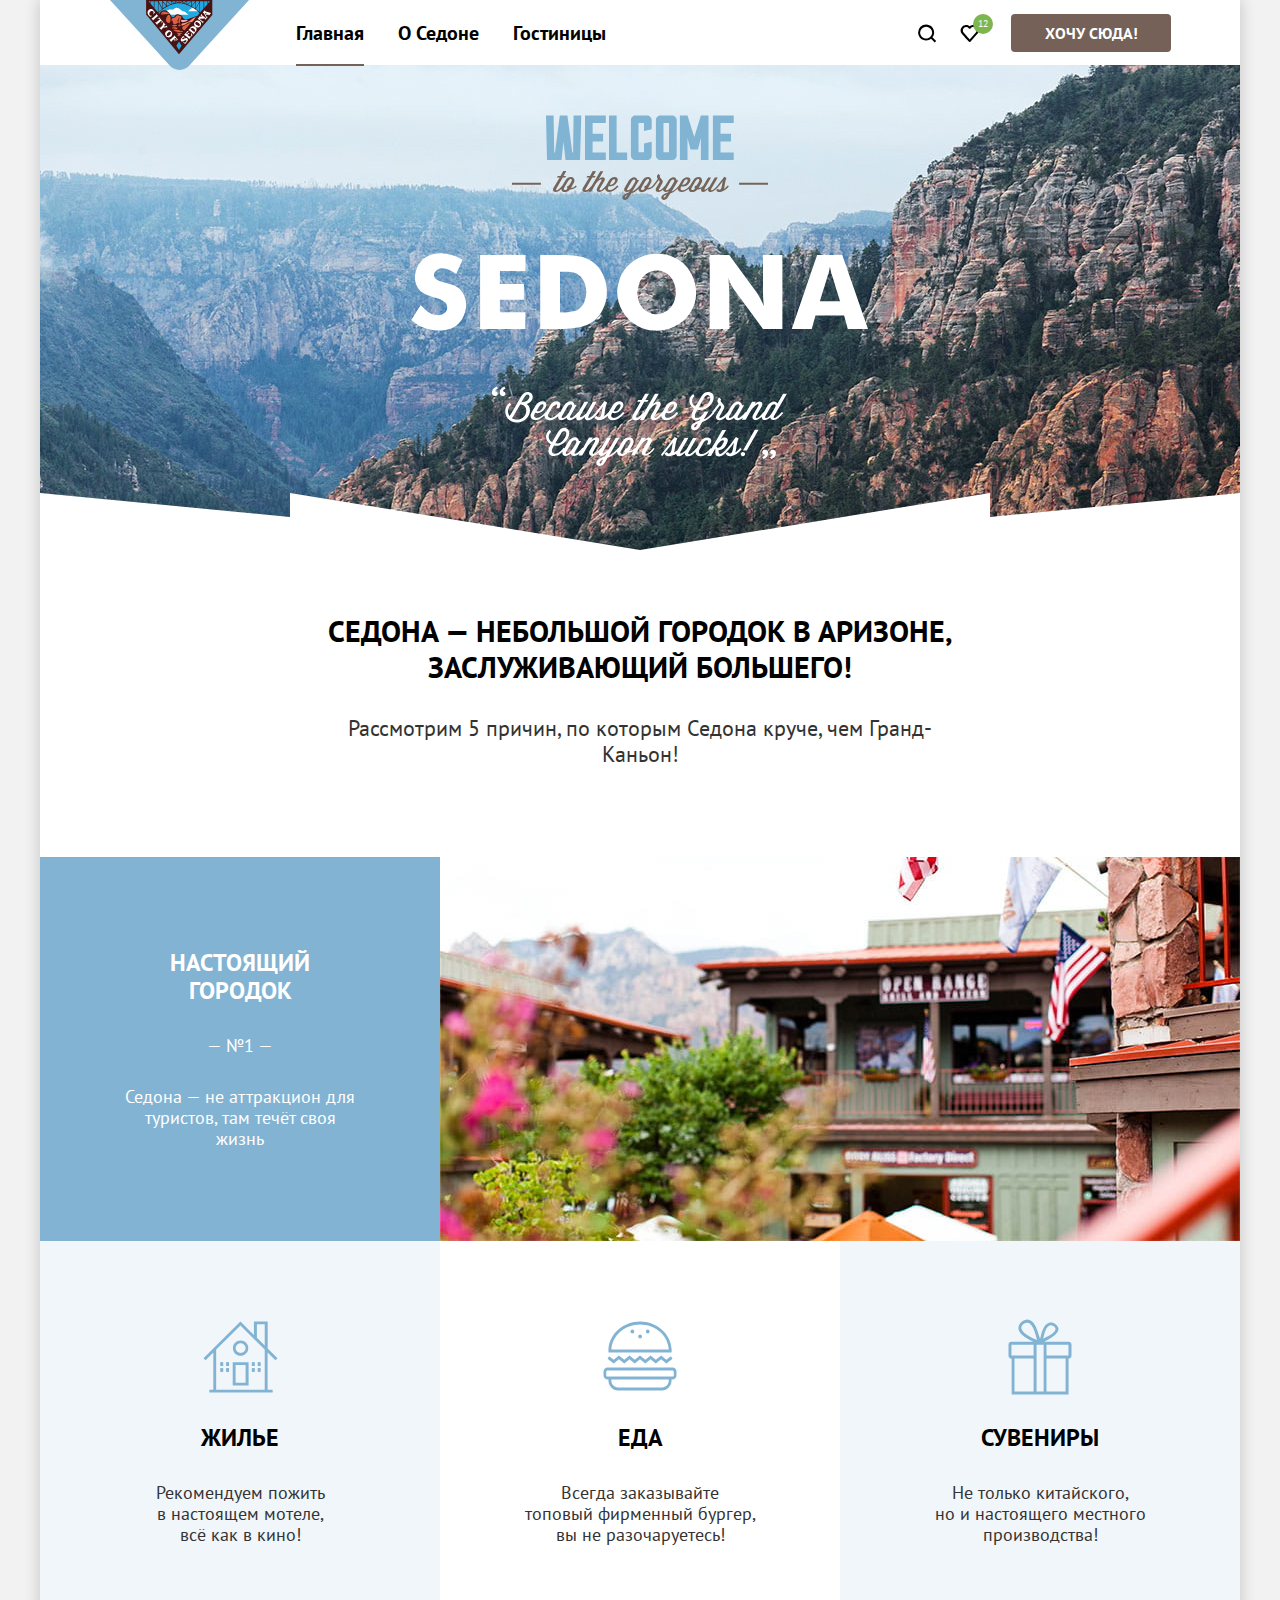
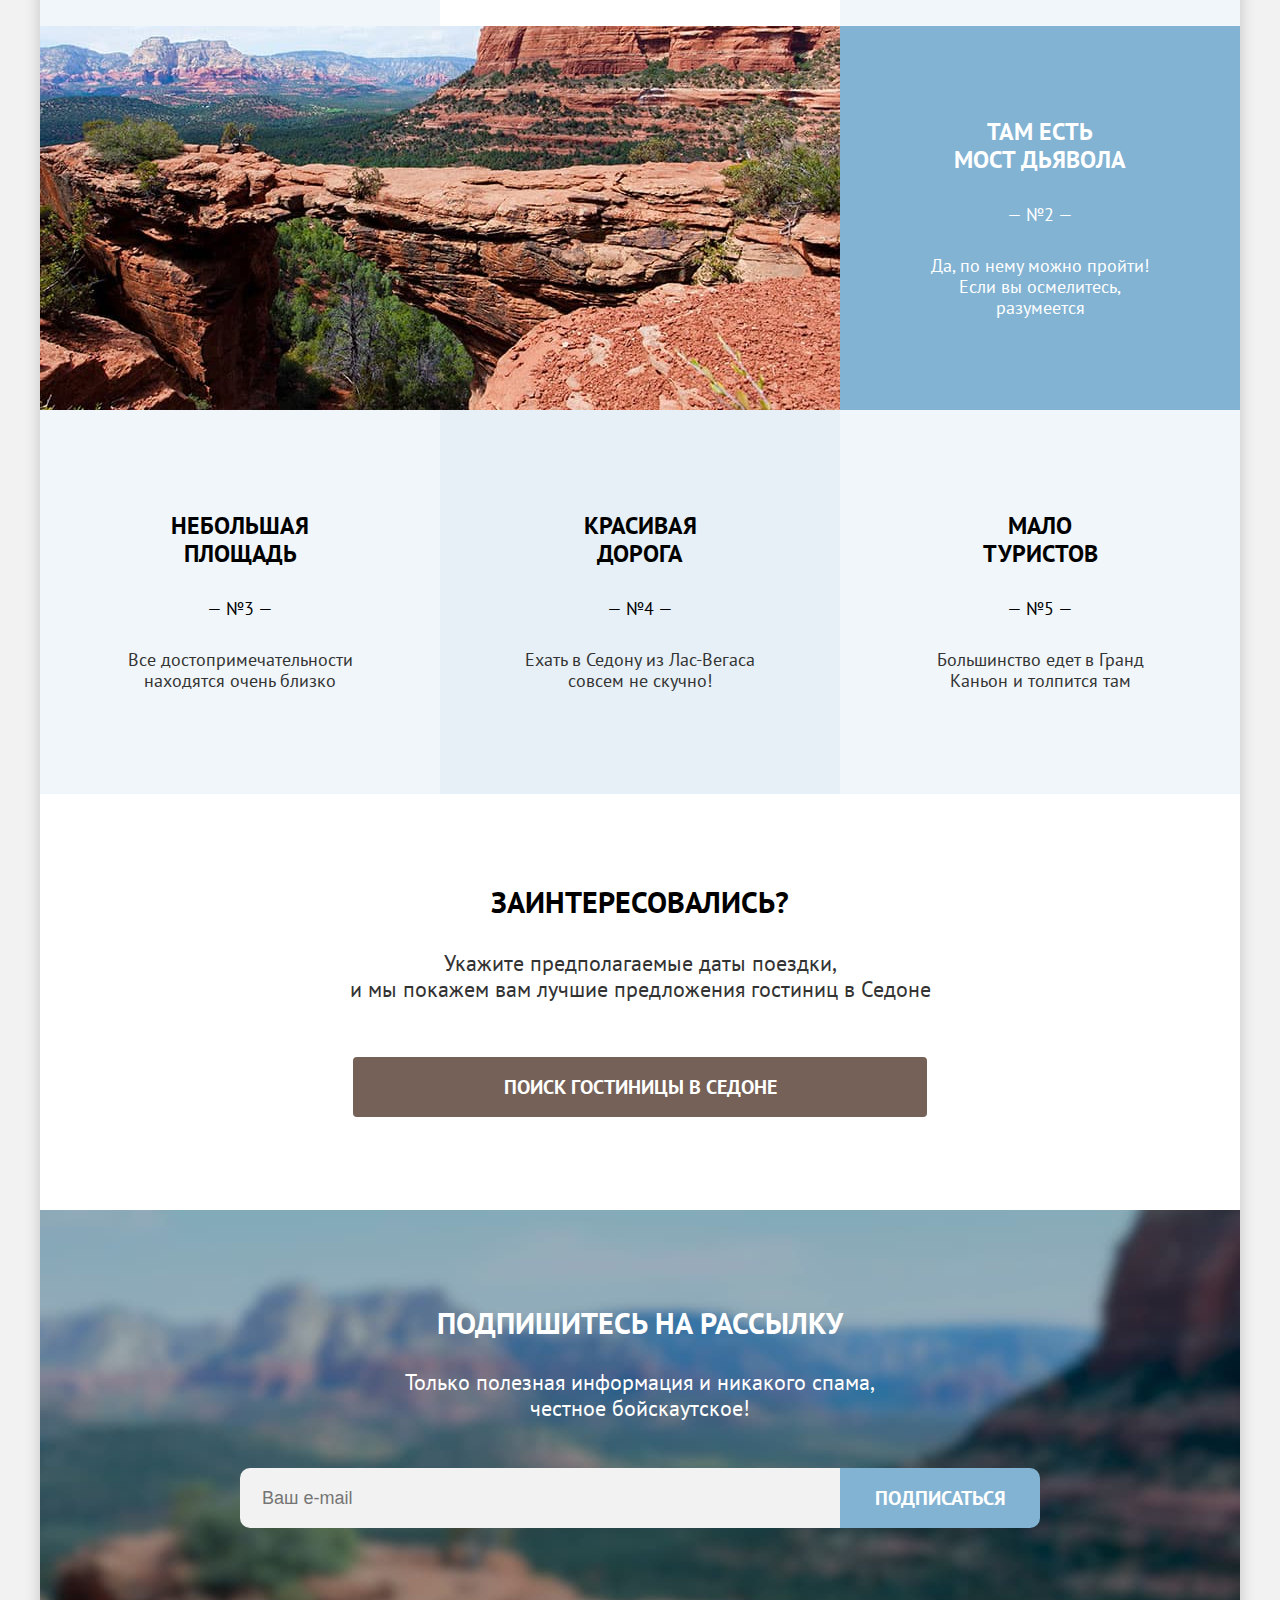
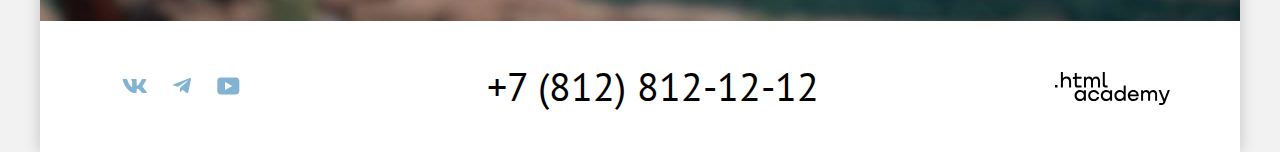
<file: index.html>
<!DOCTYPE html>
<html lang="ru">
  <head>
    <link rel="icon" type="image/png" sizes="32x32" href="/favicon-32x32.png">
    <meta charset="utf-8">
    <title>HTML Academy: Седона</title>
    <link rel="stylesheet" href="styles/styles.css">
  </head>
  <body>
    <div class="container">
      <header class="page-header">
        <nav class="navigation">
          <a class="header-sedona-logo">
            <img src="images/logo-sedona.svg" alt="Логотип сайта города Седона." width="139" height="70">
          </a>
          <ul class="navigation-list reset-list">
            <li class="navigation-item">
              <a class="navigation-link navigation-link-current">Главная</a>
            </li>
            <li class="navigation-item">
              <a class="navigation-link" href="#">О Седоне</a>
            </li>
            <li class="navigation-item">
              <a class="navigation-link" href="catalog.html">Гостиницы</a>
            </li>
          </ul>

          <ul class="navigation-list navigation-user reset-list">
            <li class="navigation-item">
              <a class="navigation-link" href="">
                <svg class="navigation-icon" aria-hidden="true" focusable="false" width="19" height="19" viewBox="0 0 19 19" fill="none" xmlns="http://www.w3.org/2000/svg">
                  <path d="m18.16 17.05-3.71-3.7c1-1.3 1.7-3 1.7-4.9 0-4.4-3.6-8-8.02-8a8.12 8.12 0 0 0-8.02 8.1c0 4.4 3.6 8 8.02 8 1.8 0 3.51-.6
                  4.91-1.7l3.71 3.7 1.4-1.5Zm-10.03-2.5c-3.3 0-6.02-2.7-6.02-6a6.03 6.03 0 0 1 12.04 0c0 3.3-2.71 6-6.02 6Z" fill="#000"/></svg>
                <span class="visually-hidden">Поиск по сайту.</span>
                </a>
            </li>
            <li class="navigation-item">
              <a class="navigation-link heart-circle" href="#" target="12">
                <svg class="navigation-icon" aria-hidden="true" focusable="false" width="19" height="17" viewBox="0 0 19 17" fill="none" xmlns="http://www.w3.org/2000/svg">
                  <path d="M9.58 17c-.3 0-.6-.1-.8-.4-5.42-6.1-6.72-7.5-7.03-7.9A5.4 5.4 0 0 1 6.16 0c1.31 0 2.51.5 3.52 1.3a5.47 5.47 0 0 1 9.03
                  4.1c0 1.3-.5 2.5-1.31 3.4l-7.02 7.9c-.2.2-.4.3-.8.3ZM3.56 7.5c.3.4 3.51 4 6.12 6.9l6.21-7c.5-.5.7-1.2.7-2 0-1.8-1.5-3.3-3.3-3.3-1
                    0-2 .5-2.71 1.3-.3.3-.6.4-.9.4-.3 0-.6-.2-.8-.4a3.7 3.7 0 0 0-2.71-1.3c-1.8 0-3.31 1.5-3.31 3.3-.1.9.3 1.6.7 2.1-.1 0-.1 0 0 0Z"
                    fill="#000"/></svg>
                <span class="visually-hidden">Избранное.</span>
              </a>
            </li>
            <li class="navigation-item">
              <a class="search-button button" href="">хочу сюда!</a>
            </li>
          </ul>
        </nav>
      </header>

      <main class="page-index main-container">
        <section class="welcome">
          <h1  class="visually-hidden">Город Седона.</h1>
          <img class="welcome-logo" src="images/welcome.svg" alt="Welcome to the gorgeous Sedona. Because the
          Grand Canyon sucks!" width="458" height="352">
        </section>
        <section class="reasons">
          <h2 class="heading-2-black">Седона — небольшой городок в Аризоне, заслуживающий большего!</h2>
          <p class="heading-2-description-black">Рассмотрим 5 причин, по которым Седона круче, чем Гранд-Каньон!</p>
        </section>
        <section class="advantages">
          <h2 class="visually-hidden">Преимущества.</h2>
          <ol class="advantages-list reset-list">
            <li class="advantages-item advantages-item-first">
                <h3 class="advantages-title-white">настоящий городок</h3>
                <span class="advantages-order-white advantages-order">— №1 —</span>
                <p class="advantages-description-white">Седона — не аттракцион для туристов, там течёт своя жизнь</p>
            </li>
            <li class="advantage-photo">
              <img src="images/photo-1.jpg" alt="фото города Седона." width="800" height="384">
            </li>
            <li class="advantages-item advantages-item-housing">
                <h3 class="advantages-title-black">жилье</h3>
                <p class="advantages-description-black">Рекомендуем пожить<br> в настоящем мотеле,
                  <br>всё как в кино!</p>
            </li>
            <li class="advantages-item advantages-item-food">
                <h3 class="advantages-title-black">еда</h3>
                <p class="advantages-description-black">Всегда заказывайте<br>топовый фирменный бургер, вы не разочаруетесь!</p>
            </li>
            <li class="advantages-item advantages-item-gift">
                <h3 class="advantages-title-black">сувениры</h3>
                <p class="advantages-description-black">Не только китайского,<br>но и настоящего местного производства!</p>
            </li>
            <li class="advantage-photo">
              <img src="images/photo-2.jpg" alt="фото каньона Седона." width="800" height="384">
            </li>
            <li class="advantages-item advantages-item-second">
                <h3 class="advantages-title-white">там есть<br>мост дьявола</h3>
                <span class="advantages-order-white advantages-order">— №2 —</span>
                <p class="advantages-description-white">Да, по нему можно пройти! Если вы осмелитесь, разумеется</p>
            </li>
            <li class="advantages-item advantages-item-third">
                <h3 class="advantages-title-black">небольшая площадь</h3>
                <span class="advantages-order-black advantages-order">— №3 —</span>
                <p class="advantages-description-black">Все достопримечательности находятся очень близко</p>
            </li>
            <li class="advantages-item advantages-item-fourth">
                <h3 class="advantages-title-black">красивая<br>дорога</h3>
                <span class="advantages-order-black advantages-order">— №4 —</span>
                <p class="advantages-description-black">Ехать в Седону из Лас-Вегаса<br>совсем не скучно!</p>
            </li>
            <li class="advantages-item advantages-item-fifth">
                <h3 class="advantages-title-black">мало<br>туристов</h3>
                <span class="advantages-order-black advantages-order">— №5 —</span>
                <p class="advantages-description-black">Большинство едет в Гранд Каньон и толпится там</p>
            </li>
          </ol>
        </section>
        <section class="searching">
          <h2 class="heading-2-black interest">заинтересовались?</h2>
          <p class="heading-2-description-black heading-2-description-bottom">Укажите предполагаемые даты поездки,<br>
            и мы покажем вам лучшие предложения гостиниц в Седоне</p>
          <a class="button search-button search-button-bottom" href="catalog.html">поиск гостиницы в седоне</a>
        </section>
      </main>

      <footer class="page-footer">
        <section class="subscribe subscribe-main">
          <h2 class="heading-2-white">подпишитесь на рассылку</h2>
          <p class="heading-2-description-white"> Только полезная информация и никакого спама,<br>честное бойскаутское!</p>
          <form class="subscribe-form" action="https://echo.htmlacademy.ru/" method="post">
            <label  aria-label="subscribe">
              <input class="field" placeholder="Ваш e-mail" type="email" name="subscribe-email" id="newsletter-email" required>
            </label>
            <button class="subscribe-button button" type="submit">подписаться</button>
          </form>
        </section>
        <section class="footer-social">
          <div class="social">
            <h2 class="visually-hidden">Социальные сети.</h2>
            <ul class="footer-social-list reset-list">
              <li class="footer-social-item">
                <a class="vk-button footer-social-link" href="https://vk.com/htmlacademy">
                  <svg class="navigation-icon" aria-hidden="true" focusable="false" width="25" height="14" viewBox="0 0 25 14" xmlns="http://www.w3.org/2000/svg"><path fill-rule="evenodd" clip-rule="evenodd" d="M24.12.95c.16-.55 0-.95-.8-.95H20.7c-.67 0-.98.35-1.15.73 0 0-1.33 3.2-3.22 5.27-.61.6-.9.8-1.23.8-.16 0-.41-.2-.41-.74V.95c0-.66-.19-.95-.74-.95H9.82c-.42 0-.67.3-.67.6 0 .61.95.76 1.04 2.5v3.8c0 .84-.15.99-.48.99-.9 0-3.06-3.21-4.34-6.89-.25-.71-.5-1-1.18-1H1.57c-.75 0-.9.35-.9.73 0 .68.89 4.07 4.14 8.55 2.17 3.06 5.23 4.72 8 4.72 1.68 0 1.88-.37 1.88-1v-2.32c0-.73.16-.88.7-.88.38 0 1.05.2 2.6 1.67 1.79 1.75 2.08 2.53 3.08 2.53h2.63c.75 0 1.12-.37.9-1.1-.23-.72-1.08-1.77-2.2-3.02-.62-.7-1.54-1.47-1.82-1.86-.39-.49-.28-.7 0-1.14 0 0 3.2-4.43 3.54-5.93Z"/>
                  </svg>
                  <span class="visually-hidden">ВКонтакте.</span>
                </a>
              </li>
              <li class="footer-social-item">
                <a class="telegram-button footer-social-link" href="https://t.me/htmlacademy">
                  <svg class="navigation-icon" aria-hidden="true" focusable="false" width="18" height="16" viewBox="0 0 18 16" xmlns="http://www.w3.org/2000/svg"><path d="M16.79.1.84 6.25c-1.09.43-1.08 1.04-.2 1.31l4.1 1.28 9.47-5.98c.44-.27.85-.12.52.18L7.05 9.96l-.28 4.22c.41 0 .6-.19.83-.41l1.99-1.93 4.13 3.05c.77.42 1.31.2 1.5-.7l2.72-12.8c.28-1.12-.43-1.62-1.16-1.3Z"/>
                  </svg>
                  <span class="visually-hidden">Телеграм.</span>
                </a>
              </li>
              <li class="footer-social-item">
                <a class="youtube-button footer-social-link" href="https://www.youtube.com/user/htmlacademyru">
                  <svg class="navigation-icon" aria-hidden="true" focusable="false" width="23" height="18" viewBox="0 0 23 18" xmlns="http://www.w3.org/2000/svg"><path d="M18.94.5H3.51C1.65.5.33 2.1.33 3.9V14c0 1.9 1.32 3.5 3.18 3.5h15.65c1.64 0 3.17-1.6 3.17-3.4V3.9C22.11 2.1 20.8.5 18.94.5ZM7.99 13.04V4.96L15.33 9l-7.34 4.04Z"/>
                  </svg>
                  <span class="visually-hidden">Ютуб.</span>
                </a>
              </li>
            </ul>
          </div>
          <a class="footer-phone" href="tel:+78128121212">+7 (812) 812-12-12</a>
          <a class="footer-html-academy-logo" href="https://htmlacademy.ru/">
            <svg aria-hidden="true" focusable="false" width="115" height="33" viewBox="0 0 115 33" xmlns="http://www.w3.org/2000/svg"><path d="M0 12.9v2.6h2.5v-2.6H0ZM11.6 4.5c-1.6 0-2.8.7-3.6 1.7h-.1V0h-2v15.5h2v-5.3c0-2.1 1.3-3.6 3.3-3.6 1.8 0 2.9 1.4 2.9 3.2v5.7h2V9.4c.1-3-1.8-4.9-4.5-4.9ZM26.6 4.8h-4.8V1.1h-2v3.8h-1.9v2h1.9v6c0 1.7 1 2.7 2.7 2.7h4.1v-2h-3.7c-.7 0-1.1-.4-1.1-1.1V6.8h4.8v-2ZM41.1 4.6c-1.6 0-2.9.8-3.5 2.1h-.1c-.6-1.2-1.8-2.1-3.4-2.1-1.4 0-2.5.8-3.1 1.8h-.1V4.8H29v10.6h2V10c0-2 1-3.5 2.6-3.5 1.5 0 2.4 1 2.4 2.6v6.3h2V9.8c0-2.4 1.4-3.3 2.6-3.3 1.5 0 2.4 1 2.4 2.6v6.3h2V8.9c.1-2.5-1.4-4.3-3.9-4.3ZM47.8 12.7c0 1.7 1 2.7 2.8 2.7h2v-2h-1.7c-.7 0-1.1-.4-1.1-1.1V0h-2v12.7ZM28.9 19.7c-.9-1.1-2.2-1.8-3.9-1.8-3.1 0-5.4 2.3-5.4 5.6s2.3 5.6 5.4 5.6c1.8 0 3-.8 3.8-1.9h.1v1.6h2V18.2h-2v1.5Zm-3.6 7.4c-2.2 0-3.6-1.6-3.6-3.6s1.4-3.6 3.6-3.6 3.6 1.6 3.6 3.6c0 1.9-1.4 3.6-3.6 3.6ZM44.2 22c-.5-2.4-2.6-4.1-5.4-4.1a5.4 5.4 0 0 0-5.6 5.6c0 3.1 2.2 5.6 5.6 5.6 2.8 0 4.9-1.8 5.4-4.2h-2.1a3.4 3.4 0 0 1-3.3 2.3c-2.2 0-3.6-1.6-3.6-3.6s1.4-3.6 3.6-3.6c1.6 0 2.8 1 3.3 2.2h2.1V22ZM55.1 19.7c-.9-1.1-2.2-1.8-3.9-1.8-3.1 0-5.4 2.3-5.4 5.6s2.3 5.6 5.4 5.6c1.8 0 3-.8 3.8-1.9h.1v1.6h2V18.2h-2v1.5Zm-3.6 7.4c-2.2 0-3.6-1.6-3.6-3.6s1.4-3.6 3.6-3.6 3.6 1.6 3.6 3.6c0 1.9-1.5 3.6-3.6 3.6ZM68.7 19.8c-.9-1.1-2.2-1.9-3.9-1.9-3.1 0-5.4 2.3-5.4 5.6s2.2 5.6 5.4 5.6c1.7 0 3-.8 3.8-1.8h.1v1.5h2V13.4h-2v6.4Zm-3.6 7.3c-2.2 0-3.6-1.6-3.6-3.6s1.4-3.6 3.6-3.6 3.6 1.6 3.6 3.6c-.1 2-1.5 3.6-3.6 3.6ZM78.3 17.9c-3.3 0-5.5 2.5-5.5 5.6 0 3 2.1 5.6 5.5 5.6 2.5 0 4.5-1.3 5.2-3.6h-2.1c-.5 1-1.6 1.6-3 1.6-1.9 0-3.3-1.3-3.4-2.9h8.8c.2-3.6-2-6.3-5.5-6.3Zm0 1.9c1.7 0 3 1 3.3 2.6h-6.5c.3-1.5 1.5-2.6 3.2-2.6ZM98.2 17.9c-1.6 0-2.9.8-3.6 2h-.1c-.6-1.2-1.8-2-3.4-2-1.4 0-2.5.7-3.1 1.8v-1.5h-1.9v10.6h2v-5.4c0-2 1-3.4 2.6-3.5 1.5 0 2.4 1 2.4 2.6v6.3h2v-5.6c0-2.4 1.4-3.3 2.6-3.3 1.5 0 2.4 1 2.4 2.6v6.3h2v-6.5c.1-2.6-1.4-4.4-3.9-4.4ZM109.4 27l-3.6-8.9h-2.2l4.8 11.6c-.3.9-.7 1.2-1.7 1.2h-2.5v2h2.5c1.8 0 2.8-.8 3.5-2.6l4.7-12.2h-2.1l-3.4 8.9Z"/>
            </svg>
            <span class="visually-hidden">html-академия.</span>
          </a>
        </section>
      </footer>
      <div class="modal-container">
        <div class="modal">
          <button class="modal-close-button" type="button">
            <span class="visually-hidden">Закрыть.</span>
          </button>
          <section class="modal-content">
            <h2 class="modal-title">Поиск гостиницы в Седоне</h2>
          </section>
          <form class="search-form" action="https://echo.htmlacademy.ru/" method="post">
            <p class="field-group-date">
              <label class="date arrival" for="arrival">Дата заезда:</label>
              <input class="search-form-field modal-field" type="text" id="arrival" name="arrival" placeholder="Укажите дату">
              <button class="calendar" type="button">
                <svg width="15" height="15" viewBox="0 0 15 15" aria-hidden="true" focusable="false" xmlns="http://www.w3.org/2000/svg"><path d="M5.5 10c.3 0 .5-.2.5-.5S5.8 9 5.5 9s-.5.2-.5.5.2.5.5.5Z" fill="#000"/><path d="M14 2h-2V0h-1v2H4V0H3v2H1c-.6 0-1 .4-1 1v11c0 .5.4 1 1 1h13c.5 0 1-.5 1-1V3c0-.6-.5-1-1-1Zm0 12H1V7h13v7ZM1 6V3h2v2h1V3h7v2h1V3h2v3H1Z" fill="#000"/><path d="M7.5 10c.3 0 .5-.2.5-.5S7.8 9 7.5 9s-.5.2-.5.5.2.5.5.5ZM9.5 10c.3 0 .5-.2.5-.5S9.8 9 9.5 9s-.5.2-.5.5.2.5.5.5ZM5.5 11c-.3 0-.5.2-.5.5s.2.5.5.5.5-.2.5-.5-.2-.5-.5-.5ZM3.5 10c.3 0 .5-.2.5-.5S3.8 9 3.5 9s-.5.2-.5.5.2.5.5.5ZM3.5 11c-.3 0-.5.2-.5.5s.2.5.5.5.5-.2.5-.5-.2-.5-.5-.5ZM7.5 11c-.3 0-.5.2-.5.5s.2.5.5.5.5-.2.5-.5-.2-.5-.5-.5ZM9.5 11c-.3 0-.5.2-.5.5s.2.5.5.5.5-.2.5-.5-.2-.5-.5-.5ZM11.5 10c.3 0 .5-.2.5-.5s-.2-.5-.5-.5-.5.2-.5.5.2.5.5.5ZM11.5 11c-.3 0-.5.2-.5.5s.2.5.5.5.5-.2.5-.5-.2-.5-.5-.5Z"/>
                </svg>
              </button>
            </p>
            <span class="comment error">Мы не можем отправить вас в прошлое.</span>
            <p class="field-group-date">
              <label class="date departure" for="departure">Дата выезда:</label>
              <input class="search-form-field modal-field" type="text" id="departure" name="departure" placeholder="Укажите дату">
              <button class="calendar" type="button">
                <svg width="15" height="15" viewBox="0 0 15 15" aria-hidden="true" focusable="false" xmlns="http://www.w3.org/2000/svg"><path d="M5.5 10c.3 0 .5-.2.5-.5S5.8 9 5.5 9s-.5.2-.5.5.2.5.5.5Z" fill="#000"/><path d="M14 2h-2V0h-1v2H4V0H3v2H1c-.6 0-1 .4-1 1v11c0 .5.4 1 1 1h13c.5 0 1-.5 1-1V3c0-.6-.5-1-1-1Zm0 12H1V7h13v7ZM1 6V3h2v2h1V3h7v2h1V3h2v3H1Z" fill="#000"/><path d="M7.5 10c.3 0 .5-.2.5-.5S7.8 9 7.5 9s-.5.2-.5.5.2.5.5.5ZM9.5 10c.3 0 .5-.2.5-.5S9.8 9 9.5 9s-.5.2-.5.5.2.5.5.5ZM5.5 11c-.3 0-.5.2-.5.5s.2.5.5.5.5-.2.5-.5-.2-.5-.5-.5ZM3.5 10c.3 0 .5-.2.5-.5S3.8 9 3.5 9s-.5.2-.5.5.2.5.5.5ZM3.5 11c-.3 0-.5.2-.5.5s.2.5.5.5.5-.2.5-.5-.2-.5-.5-.5ZM7.5 11c-.3 0-.5.2-.5.5s.2.5.5.5.5-.2.5-.5-.2-.5-.5-.5ZM9.5 11c-.3 0-.5.2-.5.5s.2.5.5.5.5-.2.5-.5-.2-.5-.5-.5ZM11.5 10c.3 0 .5-.2.5-.5s-.2-.5-.5-.5-.5.2-.5.5.2.5.5.5ZM11.5 11c-.3 0-.5.2-.5.5s.2.5.5.5.5-.2.5-.5-.2-.5-.5-.5Z"/>
                </svg>
              </button>
            </p>
            <span class="comment">На эти даты есть свободные номера. Пока есть.</span>
            <div class="guests-number">
              <label class="guests adults" for="adults">Взрослые:</label>
              <div class="guests">
                <button class="guests-button">
                  <svg class="minus" aria-hidden="true" focusable="false" width="13" height="1" viewBox="0 0 13 1" xmlns="http://www.w3.org/2000/svg"><path d="M0 0v1h13V0H0Z"/>
                  </svg>
                </button>
                <input class="guests-form-field" type="number" id="adults" name="adults" placeholder="2">
                <button class="guests-button">
                  <svg class="plus" aria-hidden="true" focusable="false" width="13" height="13" viewBox="0 0 13 13" xmlns="http://www.w3.org/2000/svg"><path d="M13 6H7V0H6v6H0v1h6v6h1V7h6V6Z"/>
                  </svg>
                </button>
              </div>
              <label class="guests children" for="children">Дети:</label>
                <div class="children-info">
                  <button class="tooltip-toggle" type="button"></button>
                  <span class="tooltip-text">Укажите количество детей,<br>которые будут с вами, возраст
                    <br>которых от 6 до 18 лет. Дети<br>до 6 лет размещаются<br>бесплатно.</span>
                </div>
              <div class="guests">
                <button class="guests-button">
                  <svg class="minus" aria-hidden="true" focusable="false" width="13" height="1" viewBox="0 0 13 1" xmlns="http://www.w3.org/2000/svg"><path d="M0 0v1h13V0H0Z"/>
                  </svg>
                </button>
                <input class="guests-form-field" type="number" id="children" name="children" placeholder="1">
                <button class="guests-button">
                  <svg class="plus" aria-hidden="true" focusable="false" width="13" height="13" viewBox="0 0 13 13" xmlns="http://www.w3.org/2000/svg"><path d="M13 6H7V0H6v6H0v1h6v6h1V7h6V6Z"/>
                  </svg>
                </button>
              </div>
            </div>
            <button class="button-search" type="submit">
              <span class="search">Найти</span>
            </button>
          </form>
        </div>
      </div>
    </div>
  </body>
</html>
</file>
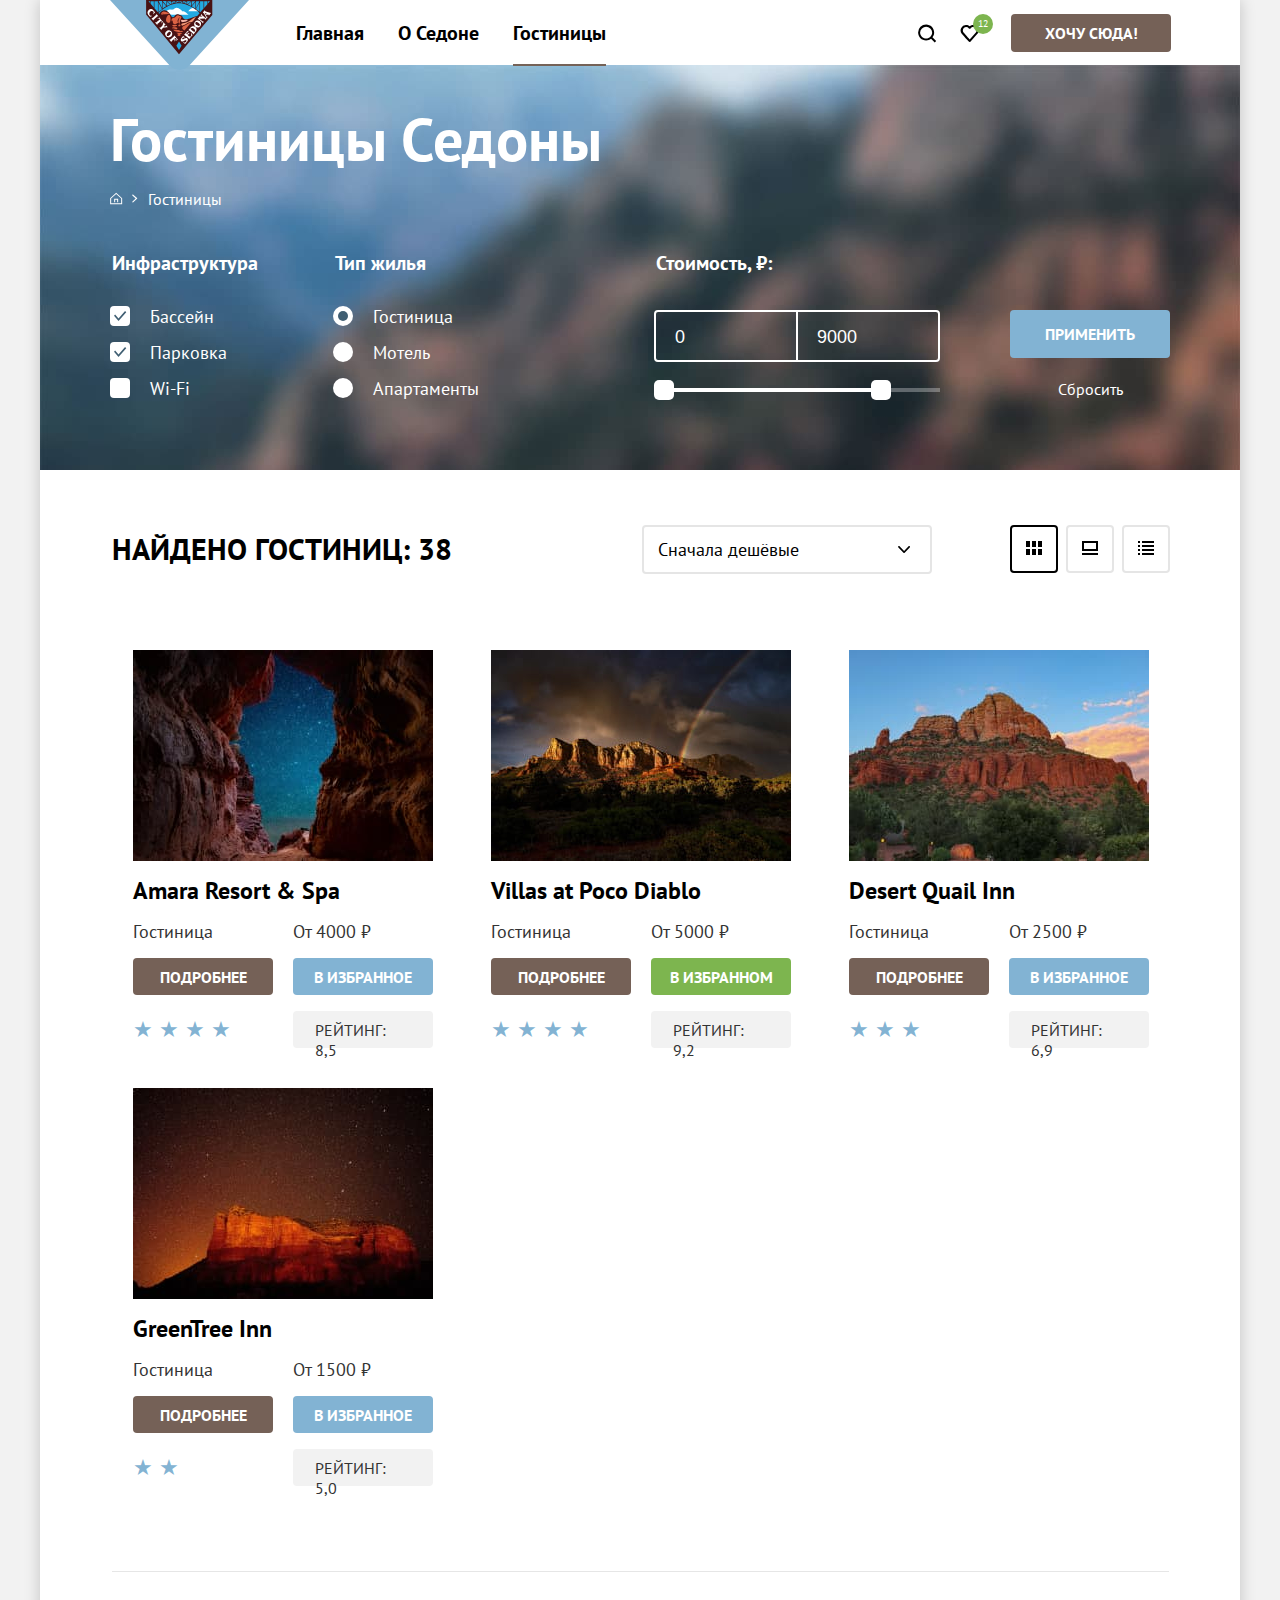
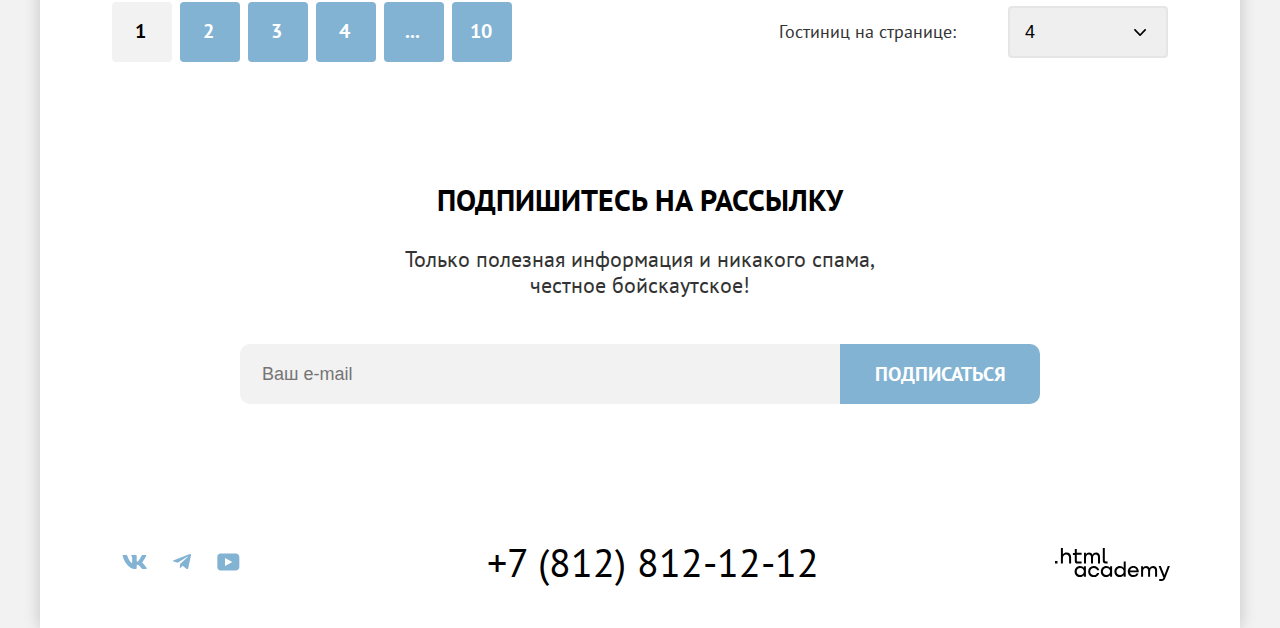
<file: catalog.html>
<!DOCTYPE html>
<html lang="ru">
  <head>
    <link rel="icon" type="image/png" sizes="32x32" href="/favicon-32x32.png">
    <meta charset="utf-8">
    <title>HTML Academy: Седона</title>
    <link rel="stylesheet" href="styles/styles.css">
  </head>
  <body>
    <div class="container">
      <header class="page-header">
        <nav class="navigation">
          <a class="header-sedona-logo" href="index.html">
            <img src="images/logo-sedona.svg" alt="Логотип сайта города Седона." width="139" height="70">
          </a>
          <ul class="navigation-list reset-list">
            <li class="navigation-item">
              <a class="navigation-link" href="index.html">Главная</a>
            </li>
            <li class="navigation-item">
              <a class="navigation-link" href="">О Седоне</a>
            </li>
            <li class="navigation-item">
              <a class="navigation-link navigation-link-current">Гостиницы</a>
            </li>
          </ul>

          <ul class="navigation-list navigation-user reset-list">
            <li class="navigation-item">
              <a class="navigation-link" href="">
                <svg class="navigation-icon" aria-hidden="true" focusable="false" width="19" height="19" viewBox="0 0 19 19" fill="none" xmlns="http://www.w3.org/2000/svg">
                  <path d="m18.16 17.05-3.71-3.7c1-1.3 1.7-3 1.7-4.9 0-4.4-3.6-8-8.02-8a8.12 8.12 0 0 0-8.02 8.1c0 4.4 3.6 8 8.02 8 1.8 0 3.51-.6
                  4.91-1.7l3.71 3.7 1.4-1.5Zm-10.03-2.5c-3.3 0-6.02-2.7-6.02-6a6.03 6.03 0 0 1 12.04 0c0 3.3-2.71 6-6.02 6Z" fill="#000"/></svg>
                <span class="visually-hidden">Поиск по сайту.</span>
              </a>
            </li>
            <li class="navigation-item">
              <a class="navigation-link heart-circle" href="#" target="12">
                <svg class="navigation-icon" aria-hidden="true" focusable="false" width="19" height="17" viewBox="0 0 19 17" fill="none" xmlns="http://www.w3.org/2000/svg">
                  <path d="M9.58 17c-.3 0-.6-.1-.8-.4-5.42-6.1-6.72-7.5-7.03-7.9A5.4 5.4 0 0 1 6.16 0c1.31 0 2.51.5 3.52 1.3a5.47 5.47 0 0 1 9.03
                  4.1c0 1.3-.5 2.5-1.31 3.4l-7.02 7.9c-.2.2-.4.3-.8.3ZM3.56 7.5c.3.4 3.51 4 6.12 6.9l6.21-7c.5-.5.7-1.2.7-2 0-1.8-1.5-3.3-3.3-3.3-1
                    0-2 .5-2.71 1.3-.3.3-.6.4-.9.4-.3 0-.6-.2-.8-.4a3.7 3.7 0 0 0-2.71-1.3c-1.8 0-3.31 1.5-3.31 3.3-.1.9.3 1.6.7 2.1-.1 0-.1 0 0 0Z"
                    fill="#000"/></svg>
                <span class="visually-hidden">Избранное.</span>
              </a>
            </li>
            <li class="navigation-item">
              <a class="search-button button" href="">хочу сюда!</a>
            </li>
          </ul>
        </nav>
      </header>

      <main class="page-catalog main-container">
        <header class="catalog-header">
          <h1 class="catalog-header-title">Гостиницы Седоны</h1>
          <ul class="breadcrumbs reset-list">
            <li class="breadcrumbs-item">
              <a class="breadcrumbs-link main-link" href="index.html">
                <svg class="breadcrumb-state-toggle" aria-hidden="true" focusable="false" width="13" height="13" viewBox="0 0 13 13" xmlns="http://www.w3.org/2000/svg"><path fill-rule="evenodd" clip-rule="evenodd" d="m.16 6.15 6-5.5 6 5.5v6.2h-12v-6.2Zm1 .4v4.8h10v-4.8l-5-4.5-5 4.5Zm4 3.8h-1v-3.5h4v3.5h-1v-2.5h-2v2.5Z"/>
                </svg>
                <span class="visually-hidden">Главная.</span>
              </a>
            </li>
            <li class="breadcrumbs-item">
              <a class="breadcrumbs-link">Гостиницы</a>
            </li>
          </ul>
          <form class="catalog-filter" action="https://echo.htmlacademy.ru/" method="get">
            <fieldset class="catalog-filter-group infrastructure">
              <legend class="catalog-filter-title">Инфраструктура</legend>
              <ul class="catalog-filter-list reset-list">
                <li class="catalog-filter-item">
                  <label class="control">
                    <input class="visually-hidden control-input" type="checkbox" name="pool" checked>
                    <span class="control-mark"></span>
                    <span class="control-label">Бассейн</span>
                  </label>
                </li>
                <li class="catalog-filter-item">
                  <label class="control">
                    <input class="visually-hidden control-input" type="checkbox" name="parking" checked>
                    <span class="control-mark"></span>
                    <span class="control-label">Парковка</span>
                  </label>
                </li>
                <li class="catalog-filter-item">
                  <label class="control">
                    <input class="visually-hidden control-input" type="checkbox" name="wi-fi">
                    <span class="control-mark"></span>
                    <span class="control-label">Wi-Fi</span>
                  </label>
                </li>
              </ul>
            </fieldset>

            <fieldset class="catalog-filter-group housing-type">
              <legend class="catalog-filter-title">Тип жилья</legend>
              <ul class="catalog-filter-list reset-list">
                <li class="catalog-filter-item">
                  <label class="control">
                    <input class="visually-hidden control-input" type="radio" name="housing-type" value="hotel" checked>
                    <span class="control-mark"></span>
                    <span class="control-label">Гостиница</span>
                  </label>
                </li>
                <li class="catalog-filter-item">
                  <label class="control">
                    <input class="visually-hidden control-input" type="radio" name="housing-type" value="motel">
                    <span class="control-mark"></span>
                    <span class="control-label">Мотель</span>
                  </label>
                </li>
                <li class="catalog-filter-item">
                  <label class="control">
                    <input class="visually-hidden control-input" type="radio" name="housing-type" value="apartments">
                    <span class="control-mark"></span>
                    <span class="control-label">Апартаменты</span>
                  </label>
                </li>
              </ul>
            </fieldset>

            <fieldset class="catalog-filter-group cost">
              <legend class="catalog-filter-title title-cost">Стоимость, ₽:</legend>
              <div class="cost-fields">
                <label class="cost-label"><input class="cost-input" type="number" name="min price" placeholder="0" value="0"></label>
                <label class="cost-label"><input class="cost-input" type="number" name="max price" placeholder="9000" value="9000"></label>
              </div>

              <div class="range-scale">
                <div class="range-bar" style="left: 0; width: 220px">
                  <button class="range-toggle toggle-min" type="button">
                    <span class="visually-hidden">Изменить минимальную цену.</span>
                  </button>
                  <button class="range-toggle toggle-max" type="button">
                    <span class="visually-hidden">Изменить максимальную цену.</span>
                  </button>
                </div>
              </div>


            </fieldset>
            <div class="filter-buttons">
              <button class="apply-button button" type="submit">применить</button>
              <button class="button-nonecase button" type="reset">Сбросить</button>
            </div>
          </form>
        </header>

        <section class="hotel-results">
          <div class="results-header">
            <h2 class="heading-2-black result">найдено гостиниц: 38</h2>
            <div class="select">
              <select class="select-control" aria-label="Сортировка">
                <option value="cheap">Сначала дешёвые</option>
              </select>
            </div>
                <a href="#" class="button results-view-item button-active">
                  <svg class="results-icon" aria-hidden="true" focusable="false" width="16" height="14" viewBox="0 0 16 14" xmlns="http://www.w3.org/2000/svg"><path d="M4 0H0v6h4V0ZM16 0h-4v6h4V0ZM10 0H6v6h4V0ZM4 8H0v6h4V8ZM16 8h-4v6h4V8ZM10 8H6v6h4V8Z"/>
                  </svg>
                  <span class="visually-hidden">Галерея.</span>
                </a>
                <a href="#" class="button results-view-item">
                <svg class="results-icon" aria-hidden="true" focusable="false" width="16" height="14" viewBox="0 0 16 14" xmlns="http://www.w3.org/2000/svg"><path d="M16 12H0v2h16v-2ZM14 2v6H2V2h12Zm2-2H0v10h16V0Z"/>
                </svg>
                  <span class="visually-hidden">Предпросмотр.</span>
                </a>
                <a href="#" class="button results-view-item">
                  <svg class="results-icon" aria-hidden="true" focusable="false" width="16" height="14" viewBox="0 0 16 14" xmlns="http://www.w3.org/2000/svg"><path d="M2 0H0v2h2V0ZM16 0H4v2h12V0ZM2 4H0v2h2V4ZM16 4H4v2h12V4ZM2 8H0v2h2V8ZM16 8H4v2h12V8ZM2 12H0v2h2v-2ZM16 12H4v2h12v-2Z"/>
                  </svg>
                  <span class="visually-hidden">Список.</span>
                </a>
          </div>
          <ul class="hotel-list reset-list">
            <li class="hotel-card">
              <a class="hotel-card-link" href="#">
                <img src="images/hotel-1.jpg" alt="гостиница Amara Resort & Spa." width="300" height="211">
              </a>
              <a class="hotel-card-title-link" href="#">
                <h3 class="hotel-card-title">Amara Resort & Spa</h3>
              </a>
              <span class="hotel-card-type">Гостиница</span>
              <span class="hotel-card-price">От 4000 ₽</span>
              <a class="hotel-card-details-button button" href="#">подробнее</a>
              <a class="hotel-card-favorite-button button" href="#">в избранное</a>
              <span class="hotel-card-stars">&#9733; &#9733; &#9733; &#9733;</span>
              <span class="hotel-card-rating">Рейтинг: 8,5</span>
            </li>
            <li class="hotel-card">
              <a class="hotel-card-link" href="#">
                <img src="images/hotel-2.jpg" alt="гостиница Villas at Poco Diablo." width="300" height="211">
              </a>
              <a class="hotel-card-title-link" href="#">
                <h3 class="hotel-card-title">Villas at Poco Diablo</h3>
              </a>
              <span class="hotel-card-type">Гостиница</span>
              <span class="hotel-card-price">От 5000 ₽</span>
              <a class="hotel-card-details-button button" href="#">подробнее</a>
              <a class="hotel-card-selected-button button" href="#">в избранном</a>
              <span class="hotel-card-stars">&#9733; &#9733; &#9733; &#9733;</span>
              <span class="hotel-card-rating">Рейтинг: 9,2</span>
            </li>
            <li class="hotel-card">
              <a class="hotel-card-link" href="#">
                <img src="images/hotel-3.jpg"  alt="гостиница Desert Quail Inn." width="300" height="211">
              </a>
              <a class="hotel-card-title-link" href="#">
                <h3 class="hotel-card-title">Desert Quail Inn</h3>
              </a>
              <span class="hotel-card-type">Гостиница</span>
              <span class="hotel-card-price">От 2500 ₽</span>
              <a class="hotel-card-details-button button" href="#">подробнее</a>
              <a class="hotel-card-favorite-button button" href="#">в избранное</a>
              <span class="hotel-card-stars">&#9733; &#9733; &#9733;</span>
              <span class="hotel-card-rating">Рейтинг: 6,9</span>
            </li>
            <li class="hotel-card">
              <a class="hotel-card-link" href="#">
                <img src="images/hotel-4.jpg"  alt="гостиница GreenTree Inn." width="300" height="211">
              </a>
              <a class="hotel-card-title-link" href="#">
                <h3 class="hotel-card-title">GreenTree Inn</h3>
              </a>
              <span class="hotel-card-type">Гостиница</span>
              <span class="hotel-card-price">От 1500 ₽</span>
              <a class="hotel-card-details-button button" href="#">подробнее</a>
              <a class="hotel-card-favorite-button button" href="#">в избранное</a>
              <span class="hotel-card-stars">&#9733; &#9733;</span>
              <span class="hotel-card-rating">Рейтинг: 5,0</span>
            </li>
          </ul>
          <div class="results-footer">
            <ul class="pagination reset-list">
              <li class="pagination-item">
                <a class="pagination-link pagination-current">1</a>
              </li>
              <li class="pagination-item">
                <a class="pagination-link" href="#">2</a>
              </li>
              <li class="pagination-item">
                <a class="pagination-link" href="#">3</a>
              </li>
              <li class="pagination-item">
                <a class="pagination-link" href="#">4</a>
              </li>
              <li class="pagination-item">
                <a class="pagination-link" href="#">...</a>
              </li>
              <li class="pagination-item">
                <a class="pagination-link" href="#">10</a>
              </li>
            </ul>
            <label  class="hotel-quantity-text">Гостиниц на странице:
              <select class="select-hotel-quantity">
                <option value="4" selected>4</option>
              </select>
            </label>
          </div>
        </section>
      </main>

      <footer class="page-footer">
        <section class="subscribe subscribe-catalog">
          <h2 class="heading-2-black subscribe-heading">подпишитесь на рассылку</h2>
          <p class="heading-2-description-black heading-2-description-black-footer"> Только полезная информация и никакого спама,<br>честное бойскаутское!</p>
          <form class="subscribe-form" action="https://echo.htmlacademy.ru/" method="post">
            <label aria-label="subscribe">
              <input class="field" placeholder="Ваш e-mail" type="email" name="subscribe-email" id="newsletter-email" required>
            </label>
            <button class="subscribe-button button" type="submit">подписаться</button>
          </form>
        </section>
        <section class="footer-social">
          <div class="social">
            <h2 class="visually-hidden">Социальные сети.</h2>
            <ul class="footer-social-list reset-list">
              <li class="footer-social-item">
                <a class="vk-button footer-social-link" href="https://vk.com/htmlacademy">
                  <svg class="navigation-icon" aria-hidden="true" focusable="false" width="25" height="14" viewBox="0 0 25 14" xmlns="http://www.w3.org/2000/svg"><path fill-rule="evenodd" clip-rule="evenodd" d="M24.12.95c.16-.55 0-.95-.8-.95H20.7c-.67 0-.98.35-1.15.73 0 0-1.33 3.2-3.22 5.27-.61.6-.9.8-1.23.8-.16 0-.41-.2-.41-.74V.95c0-.66-.19-.95-.74-.95H9.82c-.42 0-.67.3-.67.6 0 .61.95.76 1.04 2.5v3.8c0 .84-.15.99-.48.99-.9 0-3.06-3.21-4.34-6.89-.25-.71-.5-1-1.18-1H1.57c-.75 0-.9.35-.9.73 0 .68.89 4.07 4.14 8.55 2.17 3.06 5.23 4.72 8 4.72 1.68 0 1.88-.37 1.88-1v-2.32c0-.73.16-.88.7-.88.38 0 1.05.2 2.6 1.67 1.79 1.75 2.08 2.53 3.08 2.53h2.63c.75 0 1.12-.37.9-1.1-.23-.72-1.08-1.77-2.2-3.02-.62-.7-1.54-1.47-1.82-1.86-.39-.49-.28-.7 0-1.14 0 0 3.2-4.43 3.54-5.93Z"/>
                  </svg>
                  <span class="visually-hidden">ВКонтакте.</span>
                </a>
              </li>
              <li class="footer-social-item">
                <a class="telegram-button footer-social-link" href="https://t.me/htmlacademy">
                  <svg class="navigation-icon" aria-hidden="true" focusable="false" width="18" height="16" viewBox="0 0 18 16" xmlns="http://www.w3.org/2000/svg"><path d="M16.79.1.84 6.25c-1.09.43-1.08 1.04-.2 1.31l4.1 1.28 9.47-5.98c.44-.27.85-.12.52.18L7.05 9.96l-.28 4.22c.41 0 .6-.19.83-.41l1.99-1.93 4.13 3.05c.77.42 1.31.2 1.5-.7l2.72-12.8c.28-1.12-.43-1.62-1.16-1.3Z"/>
                  </svg>
                  <span class="visually-hidden">Телеграм.</span>
                </a>
              </li>
              <li class="footer-social-item">
                <a class="youtube-button footer-social-link" href="https://www.youtube.com/user/htmlacademyru">
                  <svg class="navigation-icon" aria-hidden="true" focusable="false" width="23" height="18" viewBox="0 0 23 18" xmlns="http://www.w3.org/2000/svg"><path d="M18.94.5H3.51C1.65.5.33 2.1.33 3.9V14c0 1.9 1.32 3.5 3.18 3.5h15.65c1.64 0 3.17-1.6 3.17-3.4V3.9C22.11 2.1 20.8.5 18.94.5ZM7.99 13.04V4.96L15.33 9l-7.34 4.04Z"/>
                  </svg>
                  <span class="visually-hidden">Ютуб.</span>
                </a>
              </li>
            </ul>
          </div>
          <a class="footer-phone" href="tel:+78128121212">+7 (812) 812-12-12</a>
          <a class="footer-html-academy-logo" href="https://htmlacademy.ru/">
            <svg aria-hidden="true" focusable="false" width="115" height="33" viewBox="0 0 115 33" xmlns="http://www.w3.org/2000/svg"><path d="M0 12.9v2.6h2.5v-2.6H0ZM11.6 4.5c-1.6 0-2.8.7-3.6 1.7h-.1V0h-2v15.5h2v-5.3c0-2.1 1.3-3.6 3.3-3.6 1.8 0 2.9 1.4 2.9 3.2v5.7h2V9.4c.1-3-1.8-4.9-4.5-4.9ZM26.6 4.8h-4.8V1.1h-2v3.8h-1.9v2h1.9v6c0 1.7 1 2.7 2.7 2.7h4.1v-2h-3.7c-.7 0-1.1-.4-1.1-1.1V6.8h4.8v-2ZM41.1 4.6c-1.6 0-2.9.8-3.5 2.1h-.1c-.6-1.2-1.8-2.1-3.4-2.1-1.4 0-2.5.8-3.1 1.8h-.1V4.8H29v10.6h2V10c0-2 1-3.5 2.6-3.5 1.5 0 2.4 1 2.4 2.6v6.3h2V9.8c0-2.4 1.4-3.3 2.6-3.3 1.5 0 2.4 1 2.4 2.6v6.3h2V8.9c.1-2.5-1.4-4.3-3.9-4.3ZM47.8 12.7c0 1.7 1 2.7 2.8 2.7h2v-2h-1.7c-.7 0-1.1-.4-1.1-1.1V0h-2v12.7ZM28.9 19.7c-.9-1.1-2.2-1.8-3.9-1.8-3.1 0-5.4 2.3-5.4 5.6s2.3 5.6 5.4 5.6c1.8 0 3-.8 3.8-1.9h.1v1.6h2V18.2h-2v1.5Zm-3.6 7.4c-2.2 0-3.6-1.6-3.6-3.6s1.4-3.6 3.6-3.6 3.6 1.6 3.6 3.6c0 1.9-1.4 3.6-3.6 3.6ZM44.2 22c-.5-2.4-2.6-4.1-5.4-4.1a5.4 5.4 0 0 0-5.6 5.6c0 3.1 2.2 5.6 5.6 5.6 2.8 0 4.9-1.8 5.4-4.2h-2.1a3.4 3.4 0 0 1-3.3 2.3c-2.2 0-3.6-1.6-3.6-3.6s1.4-3.6 3.6-3.6c1.6 0 2.8 1 3.3 2.2h2.1V22ZM55.1 19.7c-.9-1.1-2.2-1.8-3.9-1.8-3.1 0-5.4 2.3-5.4 5.6s2.3 5.6 5.4 5.6c1.8 0 3-.8 3.8-1.9h.1v1.6h2V18.2h-2v1.5Zm-3.6 7.4c-2.2 0-3.6-1.6-3.6-3.6s1.4-3.6 3.6-3.6 3.6 1.6 3.6 3.6c0 1.9-1.5 3.6-3.6 3.6ZM68.7 19.8c-.9-1.1-2.2-1.9-3.9-1.9-3.1 0-5.4 2.3-5.4 5.6s2.2 5.6 5.4 5.6c1.7 0 3-.8 3.8-1.8h.1v1.5h2V13.4h-2v6.4Zm-3.6 7.3c-2.2 0-3.6-1.6-3.6-3.6s1.4-3.6 3.6-3.6 3.6 1.6 3.6 3.6c-.1 2-1.5 3.6-3.6 3.6ZM78.3 17.9c-3.3 0-5.5 2.5-5.5 5.6 0 3 2.1 5.6 5.5 5.6 2.5 0 4.5-1.3 5.2-3.6h-2.1c-.5 1-1.6 1.6-3 1.6-1.9 0-3.3-1.3-3.4-2.9h8.8c.2-3.6-2-6.3-5.5-6.3Zm0 1.9c1.7 0 3 1 3.3 2.6h-6.5c.3-1.5 1.5-2.6 3.2-2.6ZM98.2 17.9c-1.6 0-2.9.8-3.6 2h-.1c-.6-1.2-1.8-2-3.4-2-1.4 0-2.5.7-3.1 1.8v-1.5h-1.9v10.6h2v-5.4c0-2 1-3.4 2.6-3.5 1.5 0 2.4 1 2.4 2.6v6.3h2v-5.6c0-2.4 1.4-3.3 2.6-3.3 1.5 0 2.4 1 2.4 2.6v6.3h2v-6.5c.1-2.6-1.4-4.4-3.9-4.4ZM109.4 27l-3.6-8.9h-2.2l4.8 11.6c-.3.9-.7 1.2-1.7 1.2h-2.5v2h2.5c1.8 0 2.8-.8 3.5-2.6l4.7-12.2h-2.1l-3.4 8.9Z"/>
            </svg>
            <span class="visually-hidden">html-академия.</span>
          </a>
        </section>
      </footer>
    </div>
  </body>
</html>
</file>
<file: styles/styles.css>
/*
* Prefixed by https://autoprefixer.github.io
* PostCSS: v8.4.14,
* Autoprefixer: v10.4.7
* Browsers: last 4 version
*/

@font-face {
  font-family: "PT Sans";
  font-style: normal;
  font-weight: 400;
  src: url("../fonts/ptsans-400.woff2") format("woff2");
  font-display: swap;
}

@font-face {
  font-family: "PT Sans";
  font-style: normal;
  font-weight: 700;
  src: url("../fonts/ptsans-700.woff2") format("woff2");
  font-display: swap;
}

:root {
  --color-white:#FFFFFF;
  --color-white-ffffff99: #ffffff99;
  --color-white-ffffff4d: #ffffff4d;
  --color-black: #000000;
  --color-black-333333: #333333;
  --color-blue-82B3D3: #82B3D3;
  --color-blue-83B3D3: #83B3D3;
  --color-blue-81B3D2: #81B3D2;
  --color-blue-68A2CA: #68A2CA;
  --color-blue-68a2ca4d: #68a2ca4d;
  --color-blue-3F5E72: #3F5E72;
  --color-brown-756157: #756157;
  --color-brown-7561574d: #7561574d;
  --color-brown-615048: #615048;
  --color-brown-756257: #756257;
  --color-green-7DB54F: #7DB54F;
  --color-green-6C9E42: #6C9E42;
  --color-gray-E5E5E5: #E5E5E5;
  --color-gray-f2f2f2: #f2f2f2;
  --color-gray-f2f2f2cc: #f2f2f2cc;
  --color-gray-00000026: #00000026;
  --color-gray-0000004d: #0000004d;
  --color-gray-E6E6E6: #E6E6E6;
  --color-red-FF5757: #FF5757;
}

html {
  height: 100%;
  background-color: var(--color-gray-f2f2f2);
}

body {
  display: -webkit-box;
  display: -ms-flexbox;
  display: flex;
  -webkit-box-orient: vertical;
  -webkit-box-direction: normal;
      -ms-flex-direction: column;
          flex-direction: column;
  min-height: 100%;
  width: 1200px;
  margin: 0 auto;
  font-family: "PT Sans", sans-serif;
  font-weight: 400;
  font-size: 18px;
  line-height: 21px;
  background-color: var(--color-white);
  color: var(--color-black);
}

.container {
  box-shadow: 0px 0px 15px rgba(0, 0, 0, 0.2);
}

img {
  max-width: 100%;
  object-fit: contain;
}

.visually-hidden {
  position: absolute;
  width: 1px;
  height: 1px;
  margin: -1px;
  padding: 0;
  border: 0;
  clip: rect(0 0 0 0);
  overflow: hidden;
}

.page-header,
.page-index,
.page-footer {
  text-align: center;
}

.page-catalog {
  color: var(--color-white);
}

.main-container {
  -webkit-box-flex: 1;
      -ms-flex-positive: 1;
          flex-grow: 1;
}

.navigation {
  display: -webkit-box;
  display: -ms-flexbox;
  display: flex;
  max-height: 65px;
}

.header-sedona-logo {
  width: 139px;
  margin-right: 30px;
  margin-left: 70px;
  z-index: 1;
}

.reset-list {
  margin: 0;
  padding: 0;
  list-style: none;
}

.navigation-list {
  position: relative;
  display: -webkit-box;
  display: -ms-flexbox;
  display: flex;
  -ms-flex-wrap: wrap;
      flex-wrap: wrap;
  -webkit-box-align: center;
      -ms-flex-align: center;
          align-items: center;
  width: 490px;
}

.navigation-user {
  max-width: 300px;
  margin-left: 137px;
}

.navigation-link-current::before {
  position: absolute;
  bottom: 0;
  left: 17px;
  right: 17px;
  height: 2px;
  background-color: var(--color-brown-756257);
  content: "";
}

.navigation-link {
  position: relative;
  display: block;
  padding: 20px 17px;
  color: var(--color-black);
  font-weight: 700;
  font-size: 20px;
  line-height: 26px;
  text-decoration: none;
}

.navigation-user .navigation-link {
  min-width: 18px;
  min-height: 18px;
  padding: 24px 12px;
}

.footer-social {
  display: -webkit-box;
  display: -ms-flexbox;
  display: flex;
  margin: 0 auto;
  padding: 33px 70px 35px 70px;
  -webkit-box-align: center;
      -ms-flex-align: center;
          align-items: center;
}

.footer-social-list {
  display: -webkit-box;
  display: -ms-flexbox;
  display: flex;
  -ms-flex-wrap: wrap;
      flex-wrap: wrap;
  -webkit-box-align: center;
      -ms-flex-align: center;
          align-items: center;
}

.footer-social-link {
  position: relative;
  display: block;
  min-width: 25px;
  min-height: 25px;
  margin: 0;
  padding: 19px 10px;
  margin-left: 2px;
}

.footer-social-link {
  fill: var(--color-blue-83B3D3);
}

.footer-social-link:hover {
  fill: var(--color-blue-68A2CA);
}

.footer-social-link:focus {
  fill: var(--color-blue-68A2CA);
}

.footer-social-link:active {
  fill: var(--color-blue-68a2ca4d);
}

.youtube-button {
  margin-right: 0;
}

.social {
  width: 142px;
  margin: 0;
  margin-right: 235px;
}

.footer-html-academy-logo {
  display: block;
  width: 115px;
  margin-top: 9px;
  margin-left: auto;
}

.footer-html-academy-logo:hover {
  fill: var(--color-brown-756157);
}

.footer-html-academy-logo:focus {
  fill: var(--color-brown-756157);
}

.footer-html-academy-logo:active {
  fill: var(--color-brown-7561574d);
}

.welcome {
  background-color: var(--color-blue-82B3D3);
  background-image: url("../images/welcome-background.jpg");
  background-size: 100% auto;
  background-repeat: no-repeat;
}

.welcome-logo {
  margin-top: 50px;
  margin-bottom: 83px;
}

.reasons {
  margin: 0;
  margin-top: -63px;
  padding: 63px 270px 90px;
}

.reasons::before {
  display: block;
  content: "";
  width: 1200px;
  height: 57px;
  background-image: url("../images/divider.svg");
  background-size: 100% auto;
  background-repeat: no-repeat;
  position: relative;
  left:-270px;
  margin-top: -57px;
}

.heading-2-black {
  color: var(--color-black);
  background-color: var(--color-white);
  font-weight: 700;
  font-size: 30px;
  line-height: 36px;
  text-transform: uppercase;
  margin: 0 auto;
  margin-top: 63px;
  margin-bottom: 30px;
}

.subscribe-heading{
  margin-top: 0;
  margin-bottom: 28px;
}

.interest {
  margin-top:0;
}

.heading-2-description-black {
  font-size: 22px;
  line-height: 26px;
  margin: 0 auto;
  color: var(--color-black-333333);
}

.heading-2-description-black-footer{
  margin-bottom: 46px;
}

.heading-2-description-bottom {
  margin-bottom: 55px;
}

.advantages {
  margin: 0;
}

.advantages-list {
  display: -webkit-box;
  display: -ms-flexbox;
  display: flex;
  -ms-flex-wrap: wrap;
      flex-wrap: wrap;
  padding: 0;
}

.advantages-item {
  display: block;
  -webkit-box-sizing: border-box;
          box-sizing: border-box;
  width: 400px;
  min-height: 384px;
  padding-left: 84px;
  padding-right: 84px;
  padding-top: 102px;
  padding-bottom: 102px;
  background-color: rgba(131, 179, 211, 0.12);
}

.advantages-item-first,
.advantages-item-second {
  background-color: var(--color-blue-82B3D3);
  padding-top: 92px;
  padding-bottom: 92px;
}

.advantage-photo img,
.welcome-logo {
  vertical-align: middle;
}

.advantages-item-fourth {
  background-color: rgba(131, 179, 211, 0.2);
}

.advantages-item-housing {
  background-image: url("../images/house.svg");
  background-size: 75px 72px;
  background-position-x: 163px;
  background-position-y: 80px;
  padding-top: 183px;
  padding-bottom: 81px;
  background-repeat: no-repeat;
}

.advantages-item-food {
  background-color: var(--color-white);
  background-image: url("../images/food.svg");
  background-size: 74px 70px;
  background-position-x: 163px;
  background-position-y: 80px;
  background-repeat: no-repeat;
  padding-top: 183px;
  padding-bottom: 81px;
}

.advantages-item-gift {
  background-image: url("../images/gift.svg");
  background-size: 64px 76px;
  background-position-x: 168px;
  background-position-y: 78px;
  background-repeat: no-repeat;
  padding-top: 183px;
  padding-bottom: 81px;
}

.advantages-title-white {
  color: var(--color-white);
  font-weight: 700;
  font-size: 24px;
  line-height: 28px;
  text-transform: uppercase;
  margin: 0;
  margin-bottom: 30px;
}

.advantages-order-white,
.advantages-description-white {
  color: var(--color-white);
}

.advantages-order {
  display: block;
  margin: 0;
  margin-bottom: 30px;
}

.advantages-description-white,
.advantages-description-black {
  margin: 0;
}

.advantages-description-black {
  color: var(--color-black-333333);
}

.advantages-title-black {
  font-weight: 700;
  font-size: 24px;
  line-height: 28px;
  text-transform: uppercase;
  margin-top: 0;
  margin-bottom: 30px;
}

.searching {
  margin: 0;
  padding: 90px 304px 93px 304px;
}

.subscribe-main {
  background-image: url("../images/footer-background.jpg");
  background-size: 100% auto;
  background-repeat: no-repeat;
  background-color: var(--color-blue-82B3D3);
}

.subscribe {
  margin: 0;
  padding: 95px 200px 93px 200px;
}

.subscribe-form {
  display: -webkit-box;
  display: -ms-flexbox;
  display: flex;
}

.field {
  width: 600px;
  height: 60px;
  border-top-left-radius: 10px;
  border-bottom-left-radius: 10px;
  border: none;
  padding: 0;
  background-color: var(--color-gray-f2f2f2);
  font-size: 18px;
  padding-left: 22px;
  -webkit-box-sizing: border-box;
          box-sizing: border-box;
}

.heading-2-white {
  color: var(--color-white);
  font-weight: 700;
  font-size: 30px;
  line-height: 36px;
  text-transform: uppercase;
  margin: 0;
  margin-bottom: 28px;
}

.heading-2-description-white {
  color: var(--color-white);
  font-size: 22px;
  line-height: 26px;
  margin: 0;
  margin-bottom: 47px;
}

.button {
  font-family: inherit;
  text-align: center;
  text-decoration: none;
  text-transform: uppercase;
}

.header-search-button {
  border: none;
  background-color: var(--color-white);
  cursor: pointer;
}

.heart-circle::after {
  content: attr(target) " ";
  color: var(--color-white);
  font-weight: 400;
  font-size: 10px;
  line-height: 20px;
  width: 20px;
  height: 20px;
  background-color: var(--color-green-7DB54F);
  border-radius: 50%;
  position: absolute;
  left: 25px;
  top: 14px;
}

.search-button {
  display: block;
  background-color: var(--color-brown-756157);
  color: var(--color-white);
  font-weight: 700;
  font-size: 16px;
  line-height: 20px;
  border: none;
  border-radius: 4px;
  padding: 9px 15px;
  margin-left: 21px;
  min-width: 160px;
  -webkit-box-sizing: border-box;
          box-sizing: border-box;
}

.search-button:hover {
  background-color: var(--color-brown-615048);
}

.search-button:focus {
  background-color: var(--color-brown-615048);
}

.search-button:active {
  background-color: var(--color-brown-756157);
  color: var(--color-white-ffffff4d)
}

.search-button-bottom {
  display: block;
  width: 574px;
  height: 60px;
  padding: 12px 15px;
  font-size: 20px;
  line-height: 36px;
  margin-left: 9px;
}

button:disabled {
  color: var(--color-gray-E5E5E5);
}

.subscribe-button {
  color: var(--color-white);
  font-weight: 700;
  font-size: 20px;
  line-height: 36px;
  background-color: var(--color-blue-82B3D3);
  width: 200px;
  height: 60px;
  border: none;
  border-top-right-radius: 10px;
  border-bottom-right-radius: 10px;
}

.subscribe-button:hover {
  background-color: var(--color-blue-68A2CA);
}

.subscribe-button:focus {
  background-color: var(--color-blue-68A2CA);
}

.subscribe-button:active {
  background-color: var(--color-blue-82B3D3);
  color: var(--color-white-ffffff4d)
}

.navigation-icon {
  position: absolute;
  top: 0;
  right: 0;
  bottom: 0;
  left: 0;
  margin: auto;
}

.catalog-header {
  background-image: url("../images/catalog-background.jpg");
  background-repeat: no-repeat;
  background-size: cover;
  background-color: var(--color-blue-82B3D3);
  margin: 0;
  padding: 35px 70px 70px;
}

.catalog-header-title {
  font-weight: 700;
  font-size: 60px;
  line-height: 78px;
  margin: 0;
  padding: 0;
  margin-bottom: 10px;
}

.breadcrumbs {
  display: -webkit-box;
  display: -ms-flexbox;
  display: flex;
  margin-bottom: 40px;
}

.breadcrumbs-link {
  color: var(--color-white);
  font-size: 16px;
  margin-right: 25px;
}

.breadcrumbs-item {
  position: relative;
}

.main-link::after {
  position: absolute;
  content: "";
  width: 13px;
  height: 13px;
  background-image: url("../images/arrow.svg");
  background-repeat: no-repeat;
  top: 25%;
  left: 22px;
}

.catalog-filter {
  display: -webkit-box;
  display: -ms-flexbox;
  display: flex;
}

.catalog-filter-group {
  margin: 0;
  padding: 0;
  border: none;
}

.control {
  position: relative;
  display: block;
  padding-left: 40px;
}

.control-mark {
  position: absolute;
  left: 0;
  width: 20px;
  height: 20px;
  border: none;
  border-radius: 4px;
  background-color: var(--color-white);
}

.control-input:hover + .control-mark {
  background-color: var(--color-white-ffffff99);
}

.control-input:focus + .control-mark {
  outline: 3px solid var(--color-blue-83B3D3);
}

.control-input:active + .control-mark {
  background-color: var(--color-white-ffffff4d);
}

input[type=number] {
  -moz-appearance: textfield;
}

.control-input[type="checkbox"]:checked + .control-mark {
  background-image: url(/images/check.svg);
  background-repeat: no-repeat;
  background-position: center;
}

.control-input[type="radio"] + .control-mark {
  border-radius: 50%;
}

.control-input[type="radio"]:checked + .control-mark::before {
  position: absolute;
  top: 5px;
  left: 5px;
  width: 10px;
  height: 10px;
  background-color: var(--color-blue-3F5E72);
  border-radius: 50%;
  content: "";
}

.infrastructure {
  margin: 0px;
  margin-right: 73px;
}

.housing-type {
  margin: 0px;
  margin-right: 175px;
}

.cost {
  width: 288px;
  height: 150px;
  margin-right: 70px;
}

.catalog-filter-title {
  font-weight: 700;
  font-size: 20px;
  line-height: 26px;
  margin-bottom: 30px;
}

.title-cost {
  margin-bottom: 34px;
}

.catalog-filter-item:not(:last-child) {
  margin-bottom: 15px;
}

.cost-fields {
  display: -webkit-box;
  display: -ms-flexbox;
  display: flex;
  padding: 0;
  margin-bottom: 26px;
}

.cost-input {
  -webkit-box-sizing: border-box;
          box-sizing: border-box;
  width: 144px;
  border: 2px solid var(--color-white);
  background-color: transparent;
  border-radius: 0;
  padding: 14px 19px 11px;
  font-size: 18px;
  line-height: 23px;
  color: var(--color-white);
}

.cost-input::-webkit-inner-spin-button,
.cost-input::-webkit-outer-spin-button {
  -webkit-appearance: none;
          appearance: none;
  margin: 0;
}

.cost-label:first-child .cost-input {
  border-top-left-radius: 4px;
  border-bottom-left-radius: 4px;
}

.cost-label:last-child .cost-input {
  border-top-right-radius: 4px;
  border-bottom-right-radius: 4px;
  margin-left: -2px;
}

.cost-input:hover {
  border-color: var(--color-white-ffffff99);
}

.cost-input:focus {
  border-color: var(--color-blue-81B3D2);
  outline: 1px solid white;
  -webkit-box-shadow: 0px 0px 0px 3px var(--color-blue-81B3D2);
          box-shadow: 0px 0px 0px 3px var(--color-blue-81B3D2);
}

.cost-input:focus:not(:-moz-placeholder-shown) {
  background-color: var(--color-brown-756257);
}

.cost-input:focus:not(:-ms-input-placeholder) {
  background-color: var(--color-brown-756257);
}

.cost-input:focus:not(:placeholder-shown) {
  background-color: var(--color-brown-756257);
}

.range-scale {
  position: relative;
  height: 4px;
  background-color: var(--color-white-ffffff4d);
}

.range-bar {
  position: absolute;
  height: 4px;
  background-color: var(--color-white);
}

.range-toggle {
  position: absolute;
  width: 20px;
  height: 20px;
  background-color: var(--color-white);
  border: none;
  border-radius: 5px;
  cursor: pointer;
  outline: none;
}

.range-toggle:hover {
  background-color: var(--color-white);
}

.range-toggle:focus {
  border: 3px solid #83B3D3;
}

.range-toggle:active {
  border: 2px solid #83B3D3;
}

.toggle-min {
  top: -8px;
}

.toggle-max {
  top: -8px;
  right: -17px;
}

.apply-button {
  font-weight: 700;
  font-size: 16px;
  line-height: 20px;
  color: inherit;
  background-color: var(--color-blue-82B3D3);
  margin-bottom: 20px;
  padding: 14px 15px;
  -webkit-box-sizing: border-box;
          box-sizing: border-box;
  min-width: 160px;
  border: none;
  border-radius: 4px;
}

.apply-button:hover,
.apply-button:focus {
  background-color: var(--color-blue-68A2CA);
}

.apply-button:active {
  background-color: var(--color-blue-82B3D3);
  color: var(--color-white-ffffff4d);
}

.button-nonecase {
  display: block;
  font-size: 16px;
  line-height: 20px;
  color: inherit;
  margin: 0 auto;
  background-color: transparent;
  border: none;
  box-sizing: border-box;
  text-transform: capitalize;
}

.button-nonecase:hover {
  color: var(--color-white-ffffff99);
}

.button-nonecase:focus {
  outline: 3px solid var(--color-blue-83B3D3);
  border-radius: 4px;
}

.button-nonecase:active {
  color: var(--color-white-ffffff4d);
}

.breadcrumb-state-toggle {
  fill: var(--color-white);
}

.breadcrumb-state-toggle:hover {
  fill: var(--color-white-ffffff99);
}

.breadcrumb-state-toggle:focus {
  fill: var(--color-white);
}

.breadcrumb-state-toggle:active {
  color: var(--color-white-ffffff4d);
}

.filter-buttons {
  margin: 60px auto 0;
  -ms-flex-item-align: center;
      -ms-grid-row-align: center;
      align-self: center;
}

.results-header {
  display: -webkit-box;
  display: -ms-flexbox;
  display: flex;
  padding: 55px 72px 56px;
}

.result {
  min-width: 365px;
  margin: 0;
  margin-right: 165px;
  padding-top: 6px;
}

.select {
  width: 290px;
  margin-right: 78px;
  display: -webkit-box;
  display: -ms-flexbox;
  display: flex;
  -webkit-box-align: center;
      -ms-flex-align: center;
          align-items: center;
}

.select-control {
  width: 290px;
  padding: 12px 14px;
  padding-right: 40px;
  font: inherit;
  background-color: var(--color-white);
  border: 2px solid var(--color-gray-E5E5E5);
  border-radius: 4px;
  background-image: url("/images/select-arrow.svg");
  background-repeat: no-repeat;
  background-position: right 20px center;
  -webkit-appearance: none;
     -moz-appearance: none;
          appearance: none;
}

.select-control:hover,
.select-control:focus {
  border-color: var(--color-blue-68A2CA);
  outline: none;
}

.select-control:active {
  border-color: var(--color-blue-3F5E72);
  outline: none;
}

.select-control:disabled {
  border-color: var(--color-gray-0000004d);
  outline: none;
}

.results-view-item {
  width: 48px;
  height: 48px;
  margin-right: 8px;
  border: 2px solid var(--color-gray-E5E5E5);
  border-radius: 4px;
  box-sizing: border-box;
}

.button-active {
  border-color: var(--color-black);
}

.results-view-item:hover {
  border: 2px solid var(--color-black);
}

.results-view-item:focus {
  border: 2px solid var(--color-blue-68A2CA);
  outline: none;
}

.results-view-item:active {
  border: 2px solid var(--color-black);
}

.results-icon {
  padding: 14px;
}

.hotel-list {
  display: -ms-grid;
  display: grid;
  -ms-grid-columns: 1fr 18px 1fr 18px 1fr;
  grid-template-columns: 1fr 1fr 1fr;
  width: 1056px;
  padding: 0;
  margin-left: 73px;
  margin-right: 71px;
  margin-bottom: 96px;
  -webkit-column-gap: 18px;
     -moz-column-gap: 18px;
          column-gap: 18px;
}

.hotel-card {
  display: -ms-grid;
  display: grid;
  -ms-grid-rows: 211px 16px -webkit-min-content 16px 21px 16px 37px 16px 37px;
  -ms-grid-rows: 211px 16px min-content 16px 21px 16px 37px 16px 37px;
  grid-template-rows: 211px -webkit-min-content 21px 37px 37px;
  grid-template-rows: 211px min-content 21px 37px 37px;
  -ms-grid-columns: 1fr 20px 1fr;
  grid-template-columns: 1fr 1fr;
  -webkit-column-gap: 20px;
     -moz-column-gap: 20px;
          column-gap: 20px;
  row-gap: 16px;
  -webkit-box-sizing: border-box;
          box-sizing: border-box;
  width: 340px;
  padding: 20px;
}

.hotel-card > *:nth-child(1) {
  -ms-grid-row: 1;
  -ms-grid-column: 1;
}

.hotel-card > *:nth-child(2) {
  -ms-grid-row: 1;
  -ms-grid-column: 3;
}

.hotel-card > *:nth-child(3) {
  -ms-grid-row: 3;
  -ms-grid-column: 1;
}

.hotel-card > *:nth-child(4) {
  -ms-grid-row: 3;
  -ms-grid-column: 3;
}

.hotel-card > *:nth-child(5) {
  -ms-grid-row: 5;
  -ms-grid-column: 1;
}

.hotel-card > *:nth-child(6) {
  -ms-grid-row: 5;
  -ms-grid-column: 3;
}

.hotel-card > *:nth-child(7) {
  -ms-grid-row: 7;
  -ms-grid-column: 1;
}

.hotel-card > *:nth-child(8) {
  -ms-grid-row: 7;
  -ms-grid-column: 3;
}

.hotel-card > *:nth-child(9) {
  -ms-grid-row: 9;
  -ms-grid-column: 1;
}

.hotel-card > *:nth-child(10) {
  -ms-grid-row: 9;
  -ms-grid-column: 3;
}

.hotel-card-link {
  grid-column: 1 / -1;
}

.hotel-card-title-link {
  grid-column: 1 / -1;
  text-decoration: none;
}

.hotel-card-title {
  margin: 0;
  color: var(--color-black);
  font-weight: 700;
  font-size: 24px;
  line-height: 28px;
}

.hotel-card-type,
.hotel-card-details-button {
  -ms-grid-column: 1;
  -ms-grid-column-span: 1;
  grid-column: 1 / 2;
}

.hotel-card-stars {
  -ms-grid-column: 1;
  -ms-grid-column-span: 1;
  grid-column: 1 / 2;
  color: var(--color-blue-83B3D3);
  display: table-cell;
  font-size: 22px;
  -ms-grid-row-align: center;
      align-self: center;
}

.hotel-card-price,
.hotel-card-favorite-button,
.hotel-card-selected-button,
.hotel-card-rating {
  -ms-grid-column: 2;
  -ms-grid-column-span: 1;
  grid-column: 2 / 3;
}

.hotel-card-rating {
  font-size: 16px;
  line-height: 20px;
  text-transform: uppercase;
  background-color: var(--color-gray-f2f2f2);
  padding: 9px 22px;
  border: none;
  border-radius: 4px;
}

.hotel-card-type,
.hotel-card-price,
.hotel-card-rating {
  color: var(--color-black-333333);
}

.hotel-card-details-button,
.hotel-card-favorite-button,
.hotel-card-selected-button {
  font-weight: 700;
  font-size: 16px;
  line-height: 20px;
  color: inherit;
}

.hotel-card-details-button {
  background-color: var(--color-brown-756157);
  padding: 9px 15px;
  border: none;
  border-radius: 4px;
}

.hotel-card-favorite-button {
  background-color: var(--color-blue-82B3D3);
  border-radius: 4px;
  padding: 9px 15px;
}

.hotel-card-details-button {
  background-color: var(--color-brown-756157);
}

.hotel-card-details-button:hover,
.hotel-card-details-button:focus {
  background-color: var(--color-brown-615048);
}

.hotel-card-details-button:active {
  background-color: var(--color-brown-756157);
  color: var(--color-white-ffffff4d);
}

.hotel-card-details-button:disabled {
  background-color: var(--color-gray-E5E5E5);
}

.hotel-card-favorite-button:hover,
.hotel-card-favorite-button:focus {
  background-color: var(--color-blue-68A2CA);
}

.hotel-card-favorite-button:active {
  background-color: var(--color-blue-82B3D3);
  color: var(--color-white-ffffff4d);
}

.hotel-card-favorite-button:disabled {
  background-color: var(--color-gray-E5E5E5);
}

.hotel-card-selected-button {
  background-color: var(--color-green-7DB54F);
  border-radius: 4px;
  padding: 9px 15px;
}

.hotel-card-selected-button:hover,
.hotel-card-selected-button:focus {
  background-color: var(--color-green-6C9E42);
}

.hotel-card-selected-button:active {
  background-color: var(--color-green-7DB54F);
  color: var(--color-white-ffffff4d);
}

.results-footer {
  position: relative;
  display: -webkit-box;
  display: -ms-flexbox;
  display: flex;
  padding: 0 72px 25px;
  -webkit-box-align: center;
      -ms-flex-align: center;
          align-items: center;
  -webkit-box-pack: justify;
      -ms-flex-pack: justify;
          justify-content: space-between;
}

.pagination::before {
  position:absolute;
  content: "";
  bottom: 0;
  top: -36%;
  height: 1px;
  width: 1057px;
  background-color: var(--color-gray-E6E6E6);
}

.pagination {
  display: -webkit-box;
  display: -ms-flexbox;
  display: flex;
  width: 400px;
}

.pagination-item:not(:last-child) {
  margin-right: 8px;
}

.pagination-link {
  display: block;
  -webkit-box-sizing: border-box;
          box-sizing: border-box;
  width: 60px;
  height: 60px;
  padding: 11px 23px;
  font-weight: 700;
  font-size: 20px;
  line-height: 36px;
  color: inherit;
  text-decoration: none;
  background-color: var(--color-blue-82B3D3);
  border-radius: 4px;
}

.pagination-link:hover,
.pagination-link:focus {
  background-color: var(--color-blue-68A2CA);
  outline: 1px solid var(--color-blue-82B3D3);
}

.pagination-link:active {
  background-color: var(--color-blue-82B3D3);
  color: var(--color-white-ffffff4d);
}

.pagination-item:first-child .pagination-link {
  color: var(--color-black);
  background-color: var(--color-gray-f2f2f2);
}

.pagination-item:nth-child(5) .pagination-link {
  padding-left: 21px;
}

.pagination-item:last-child .pagination-link {
  padding-left: 18px;
}

.select-hotel-quantity {
  margin-left: 47px;
  padding: 14px 40px 14px 15px;
  width: 160px;
  font-size: 18px;
  border: none;
  border:  2px solid #E5E5E5;
  border-radius: 4px;
  background-image: url("/images/select-arrow.svg");
  background-repeat: no-repeat;
  background-position: right 20px center;
  -webkit-appearance: none;
     -moz-appearance: none;
          appearance: none;
}

.select-hotel-quantity:hover,
.select-hotel-quantity:focus {
  border-color: var(--color-blue-68A2CA);
}

.select-hotel-quantity:active {
  border-color: var(--color-blue-3F5E72);
}

.select-hotel-quantity:disabled {
  border-color: var(--color-gray-0000004d);
}

.hotel-quantity-text {
  color: var(--color-black-333333);
}

.footer-phone {
  display: block;
  text-decoration: none;
  color: inherit;
  font-size: 40px;
  line-height: 40px;
}

.footer-phone:hover {
  color: var(--color-brown-756157);
}

.footer-phone:focus {
  color: var(--color-brown-756157);
}

.footer-phone:active {
  color: var(--color-brown-7561574d);
}

.vk-button,
.telegram-button,
.youtube-button {
  color: var(--color-black);
}

.modal-container {
  position: fixed;
  top: 0;
  left: 0;
  display: -webkit-box;
  display: -ms-flexbox;
  display: flex;
  width: 100%;
  height: 100%;
  background-color: var(--color-gray-f2f2f2cc);
  display: none;
}

.modal {
  position: relative;
  margin: auto;
  padding: 62px 70px 70px 68px;
  background-color: var(--color-white);
  border-radius: 50px;
  -webkit-box-shadow: 0 25px 50px var(--color-gray-00000026);
          box-shadow: 0 25px 50px var(--color-gray-00000026);
  width: 715px;
  -webkit-box-sizing: border-box;
          box-sizing: border-box;
}

.modal-content {
  margin: 0;
  padding: 0;
  -webkit-box-sizing: border-box;
          box-sizing: border-box;
}

.modal-close-button {
  position: absolute;
  right: 70px;
  top: 58px;
  -webkit-box-sizing: border-box;
          box-sizing: border-box;
  padding: 20px;
  border: none;
  border-radius: 50%;
  background-color: var(--color-gray-f2f2f2);
  background-image: url("../images/close.svg");
  background-repeat: no-repeat;
  background-position: center;
  cursor: pointer;
}

.modal-close-button:hover {
  background-color: var(--color-gray-E6E6E6);
}

.modal-close-button:focus,
.modal-close-button:focus-visible {
  background-color: var(--color-gray-E6E6E6);
  outline: 3px solid var(--color-blue-83B3D3);
}

.modal-close-button:active {
  opacity: 0.3;
}

.modal-title {
  margin: 0;
  margin-bottom: 63px;
  font-family: inherit;
  font-size: 30px;
  line-height: 36px;
  font-weight: 700;
  color: var(--color-black);
  text-transform: uppercase;
}

.modal-field {
  background-color: var(--color-gray-f2f2f2);
  border-radius: 4px;
  font-size: 18px;
  line-height: 40px;
  font-weight: 400;
  display: block;
  padding: 5px 19px;
  border: none;
}

.guests-number {
  display: -webkit-box;
  display: -ms-flexbox;
  display: flex;
  -webkit-box-align: center;
      -ms-flex-align: center;
          align-items: center;
  margin-bottom: 40px;
}

.children {
  margin-left: 40px;
}

.guests-form-field {
  width: 44px;
  -webkit-appearance: none;
     -moz-appearance: none;
          appearance: none;
  font-family: inherit;
  font-size: 21px;
  line-height: 40px;
  font-weight: 400;
  padding: 5px 8px;
  border: 0;
  outline: none;
  margin: 0;
  -webkit-box-sizing: border-box;
          box-sizing: border-box;
  background-color: var(--color-gray-f2f2f2);
}

.adults {
  margin-right: 64px;
}

.field-group-date {
  display: -webkit-box;
  display: -ms-flexbox;
  display: flex;
  -webkit-box-pack: justify;
      -ms-flex-pack: justify;
          justify-content: space-between;
  -webkit-box-align: center;
      -ms-flex-align: center;
          align-items: center;
  margin: 0;
  margin-bottom: 11px;
}

label[for='arrival'],
label[for='departure'],
label[for='adults'],
label[for='children']
{
  font-family: inherit;
  font-weight: 700;
  line-height: 26px;
  font-size: 20px;
  text-transform: capitalize;
}

.arrival {
  margin-right: 42px;
}

.departure {
  margin-right: 36px;
}

.search-form-field::-webkit-input-placeholder {
  font-family: inherit;
  font-size: 18px;
  line-height: 40px;
  font-weight: 700;
}

.search-form-field::-moz-placeholder {
  font-family: inherit;
  font-size: 18px;
  line-height: 40px;
  font-weight: 700;
}

.search-form-field:-ms-input-placeholder {
  font-family: inherit;
  font-size: 18px;
  line-height: 40px;
  font-weight: 700;
}

.search-form-field::-ms-input-placeholder {
  font-family: inherit;
  font-size: 18px;
  line-height: 40px;
  font-weight: 700;
}

.search-form-field::placeholder {
  font-family: inherit;
  font-size: 18px;
  line-height: 40px;
  font-weight: 700;
}

.calendar {
  position: absolute;
  opacity: 0.3;
  left: 85%;
  border: none;
}

.search-form-field {
  width: 420px;
  -webkit-box-sizing: border-box;
          box-sizing: border-box;
  background-color: var(--color-gray-f2f2f2);
  border-radius: 4px;
}

.search-form-field::-webkit-input-placeholder {
  font-family: inherit;
}

.search-form-field::-moz-placeholder {
  font-family: inherit;
}

.search-form-field:-ms-input-placeholder {
  font-family: inherit;
}

.search-form-field::-ms-input-placeholder {
  font-family: inherit;
}

.search-form-field::placeholder {
  font-family: inherit;
}

.search-form-field:hover {
  background-color: var(--color-gray-E6E6E6);
}

.search-form-field:focus {
  outline: 3px solid var(--color-blue-83B3D3);
}

.search-form-field:focus:not(:-moz-placeholder-shown) {
  outline: 2px solid var(--color-black);
}

.search-form-field:focus:not(:-ms-input-placeholder) {
  outline: 2px solid var(--color-black);
}

.search-form-field:focus:not(:placeholder-shown) {
  outline: 2px solid var(--color-black);
}

.guests {
  display: -webkit-box;
  display: -ms-flexbox;
  display: flex;
  max-width: 133px;
}

.guests-button:first-of-type {
  border-top-left-radius: 4px;
  border-bottom-left-radius: 4px;
}

.guests-button:last-of-type {
  border-top-right-radius: 4px;
  border-bottom-right-radius: 4px;
}


.tooltip-text {
  position: absolute;
  font-family: inherit;
  top: 403px;
  left: 334px;
  font-weight: 400;
  font-size: 16px;
  line-height: 21px;
  color: var(--color-white);
  background-color: var(--color-black-333333);
  -webkit-box-sizing: border-box;
          box-sizing: border-box;
  min-width: 256px;
  padding: 15px 18px 18px 22px;
  border-radius: 10px;
  -webkit-box-shadow: 0 15px 30px var(--color-gray-0000004d);
          box-shadow: 0 15px 30px var(--color-gray-0000004d);
  display: none;
}

.tooltip-toggle {
  padding: 13px;
  background-color: var(--color-blue-82B3D3);
  border: none;
  border-radius: 50%;
  margin-left: 5px;
  margin-right: 34px;
  background-image: url("/images/i.svg");
  background-repeat: no-repeat;
  background-position: center;
  display: inline;
}

.tooltip-toggle:hover {
  background-color: var(--color-blue-68A2CA);
}

.tooltip-toggle:hover + .tooltip-text {
  display: inline;
}

.tooltip-text::before {
  content: url("/images/triangle.svg");
  position: absolute;
  top: -16px;
  left: 118px;
}

.guests-form-field::-webkit-input-placeholder {
  font-family: inherit;
  font-size: 18px;
  line-height: 21px;
  font-weight: 400;
  text-align: center;
}

.guests-form-field::-moz-placeholder {
  font-family: inherit;
  font-size: 18px;
  line-height: 21px;
  font-weight: 400;
  text-align: center;
}

.guests-form-field:-ms-input-placeholder {
  font-family: inherit;
  font-size: 18px;
  line-height: 21px;
  font-weight: 400;
  text-align: center;
}

.guests-form-field::-ms-input-placeholder {
  font-family: inherit;
  font-size: 18px;
  line-height: 21px;
  font-weight: 400;
  text-align: center;
}

.guests-form-field::placeholder {
  font-family: inherit;
  font-size: 18px;
  line-height: 21px;
  font-weight: 400;
  text-align: center;
}

.guests-form-field::-webkit-inner-spin-button,
.guests-form-field::-webkit-outer-spin-button {
  -webkit-appearance: none;
          appearance: none;
  margin: 0;
}

.guests-button {
  border: none;
  outline: none;
}

.guests-button svg {
  opacity: 0.3;
}

.guests-button:hover svg {
  opacity: 1;
}

.guests-button:focus,
.guests-button:focus-visible {
  opacity: 1;
  background-image: url("/images/square.svg");
  background-repeat: no-repeat;
  background-position: center;
}

.guests-button:active svg {
  opacity: 0.2;
}

.minus {
  padding: 20px 10px;
  border-top-left-radius: 4px;
  border-bottom-left-radius: 4px;
}

.guests-button .plus {
  padding: 10px 10px;
  border-top-right-radius: 4px;
  border-bottom-right-radius: 4px;
}

.comment {
  display: inline-block;
  padding: 0;
  margin-left: 155px;
  margin-bottom: 11px;
}

.error {
  color: var(--color-red-FF5757);
}

.button-search {
  width: 100%;
  background-color: var(--color-blue-83B3D3);
  color: var(--color-white);
  text-transform: uppercase;
  font-family: inherit;
  font-weight: 700;
  font-size: 20px;
  line-height: 36px;
  border-radius: 10px;
  border: none;
  -webkit-box-sizing: border-box;
          box-sizing: border-box;
  padding: 12px 26px;
}

.button-search:hover {
  background-color: var(--color-blue-68A2CA);
}

.button-search:focus {
  background-color: var(--color-blue-68A2CA);
  outline: 3px solid var(--color-brown-756257);
}
</file>
